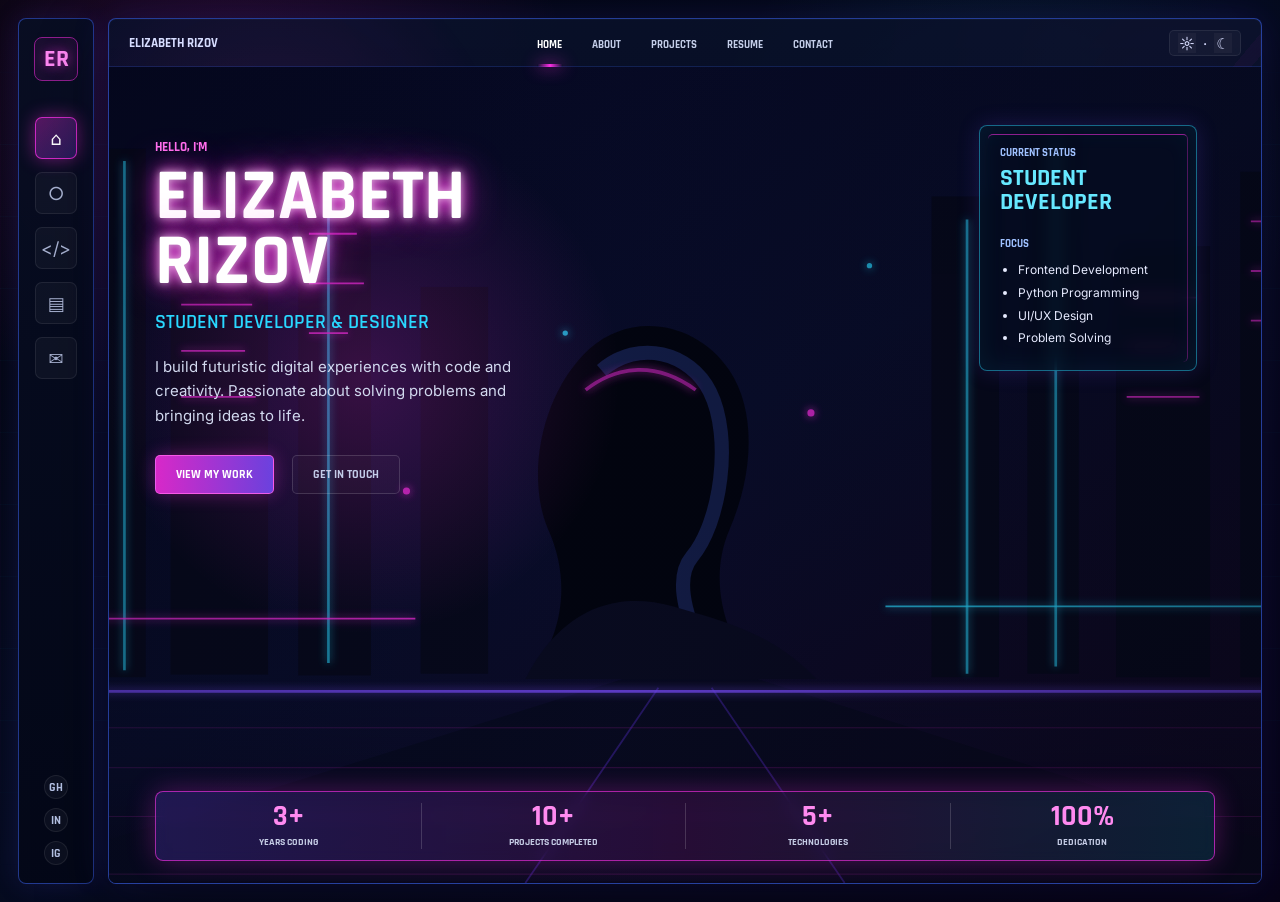
<file: index.html>
<!doctype html>
<html lang="en">
<head>
  <meta charset="utf-8" />
  <meta name="viewport" content="width=device-width, initial-scale=1" />
  <title>Elizabeth Rizov Portfolio</title>
  <link rel="preconnect" href="https://fonts.gstatic.com" crossorigin>
  <link href="https://fonts.googleapis.com/css2?family=Rajdhani:wght@400;500;600;700&family=Inter:wght@300;400;500;600;700&display=swap" rel="stylesheet">
  <link rel="icon" href="favicon.svg" type="image/svg+xml">
  <link rel="stylesheet" href="style.css">
</head>
<body>
  <div class="site-shell home-shell">
    <aside class="side-rail" aria-label="Portfolio shortcuts">
      <a class="mark" href="index.html" aria-label="Elizabeth Rizov home">ER</a>
      <nav class="rail-nav">
        <a class="rail-link active" href="index.html" title="Home">&#8962;</a>
        <a class="rail-link" href="about.html" title="About">&#9675;</a>
        <a class="rail-link" href="projects.html" title="Projects">&lt;/&gt;</a>
        <a class="rail-link" href="resume.html" title="Resume">&#9636;</a>
        <a class="rail-link" href="contact.html" title="Contact">&#9993;</a>
      </nav>
      <div class="rail-socials" aria-label="Social links">
        <a href="#" title="GitHub">gh</a>
        <a href="#" title="LinkedIn">in</a>
        <a href="#" title="Instagram">ig</a>
      </div>
    </aside>

    <div class="page-panel home-panel">
      <header class="topbar">
        <a class="brand" href="index.html">ELIZABETH RIZOV</a>
        <nav class="top-nav" aria-label="Primary">
          <a class="active" href="index.html">Home</a>
          <a href="about.html">About</a>
          <a href="projects.html">Projects</a>
          <a href="resume.html">Resume</a>
          <a href="contact.html">Contact</a>
        </nav>
        <div class="mode-tools" aria-label="Display controls">
          <button type="button" title="Light mode">&#9788;</button>
          <span aria-hidden="true">&#183;</span>
          <button type="button" title="Dark mode">&#9790;</button>
        </div>
      </header>

      <main class="home-hero">
        <div class="hero-copy">
          <p class="eyebrow">HELLO, I'M</p>
          <h1>ELIZABETH<br>RIZOV</h1>
          <p class="hero-subtitle">STUDENT DEVELOPER &amp; DESIGNER</p>
          <p class="hero-text">I build futuristic digital experiences with code and creativity. Passionate about solving problems and bringing ideas to life.</p>
          <div class="hero-actions">
            <a class="btn primary" href="projects.html">View My Work</a>
            <a class="btn ghost" href="contact.html">Get In Touch</a>
          </div>
        </div>

        <aside class="current-status">
          <p>Current Status</p>
          <h2>Student<br>Developer</h2>
          <span>Focus</span>
          <ul>
            <li>Frontend Development</li>
            <li>Python Programming</li>
            <li>UI/UX Design</li>
            <li>Problem Solving</li>
          </ul>
        </aside>

        <section class="hero-stats" aria-label="Portfolio stats">
          <div>
            <strong>3+</strong>
            <span>Years Coding</span>
          </div>
          <div>
            <strong>10+</strong>
            <span>Projects Completed</span>
          </div>
          <div>
            <strong>5+</strong>
            <span>Technologies</span>
          </div>
          <div>
            <strong>100%</strong>
            <span>Dedication</span>
          </div>
        </section>
      </main>
    </div>
  </div>

  <script src="script.js"></script>
</body>
</html>
</file>
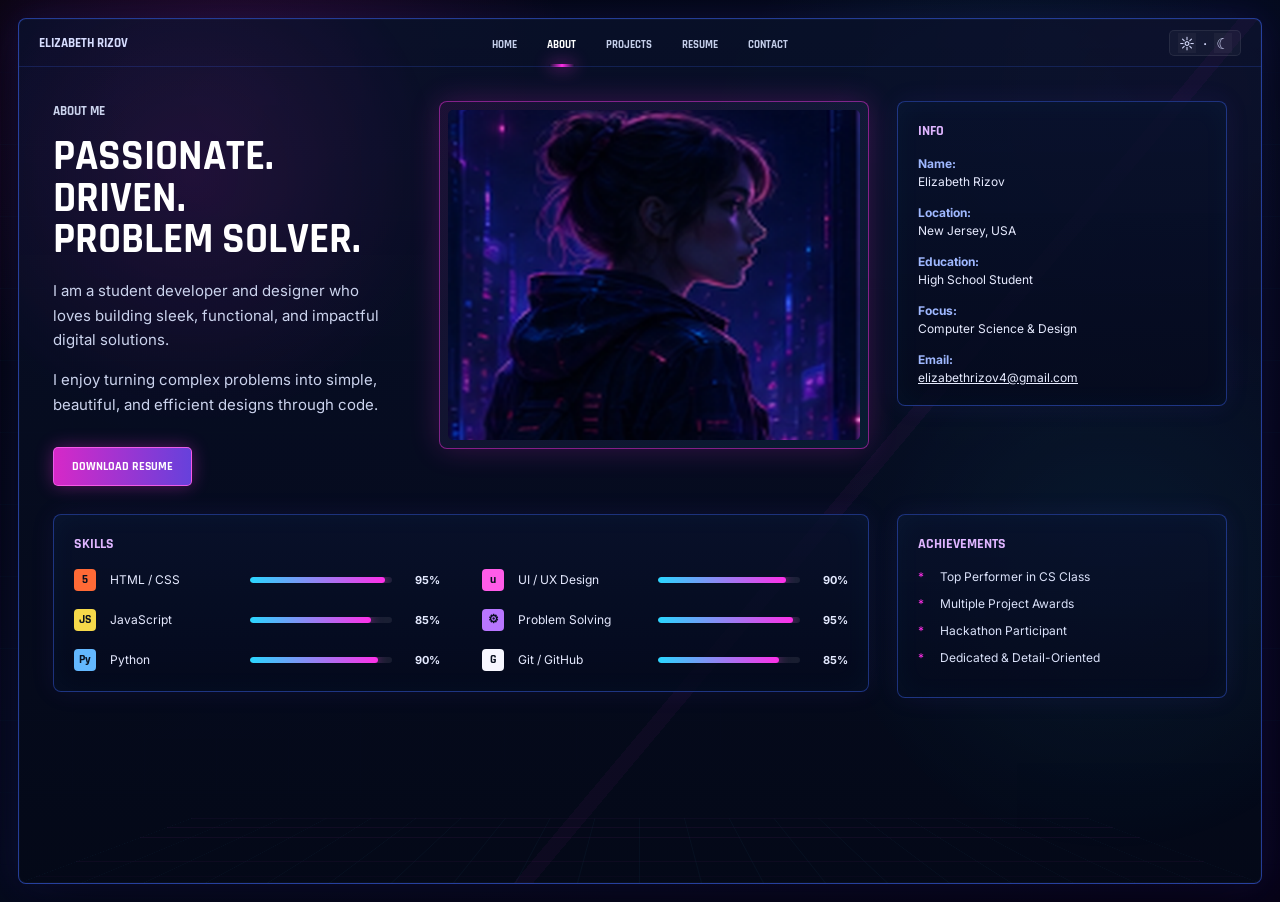
<file: about.html>
<!doctype html>
<html lang="en">
<head>
  <meta charset="utf-8" />
  <meta name="viewport" content="width=device-width, initial-scale=1" />
  <title>About Elizabeth Rizov</title>
  <link rel="preconnect" href="https://fonts.gstatic.com" crossorigin>
  <link href="https://fonts.googleapis.com/css2?family=Rajdhani:wght@400;500;600;700&family=Inter:wght@300;400;500;600;700&display=swap" rel="stylesheet">
  <link rel="icon" href="favicon.svg" type="image/svg+xml">
  <link rel="stylesheet" href="style.css">
</head>
<body>
  <div class="site-shell">
    <div class="page-panel">
      <header class="topbar">
        <a class="brand" href="index.html">ELIZABETH RIZOV</a>
        <nav class="top-nav" aria-label="Primary">
          <a href="index.html">Home</a>
          <a class="active" href="about.html">About</a>
          <a href="projects.html">Projects</a>
          <a href="resume.html">Resume</a>
          <a href="contact.html">Contact</a>
        </nav>
        <div class="mode-tools" aria-label="Display controls">
          <button type="button" title="Light mode">&#9788;</button>
          <span aria-hidden="true">&#183;</span>
          <button type="button" title="Dark mode">&#9790;</button>
        </div>
      </header>

      <main class="content about-layout">
        <section class="about-intro">
          <p class="eyebrow">About Me</p>
          <h1>Passionate. Driven.<br>Problem Solver.</h1>
          <p>I am a student developer and designer who loves building sleek, functional, and impactful digital solutions.</p>
          <p>I enjoy turning complex problems into simple, beautiful, and efficient designs through code.</p>
          <a class="btn primary compact" href="resume.html">Download Resume</a>
        </section>

        <section class="portrait-frame" aria-label="Portrait">
          <img src="imgs/portrait-wireframe.png" alt="Cyberpunk profile portrait of Elizabeth Rizov">
        </section>

        <aside class="info-card">
          <h2>Info</h2>
          <dl>
            <dt>Name:</dt>
            <dd>Elizabeth Rizov</dd>
            <dt>Location:</dt>
            <dd>New Jersey, USA</dd>
            <dt>Education:</dt>
            <dd>High School Student</dd>
            <dt>Focus:</dt>
            <dd>Computer Science &amp; Design</dd>
            <dt>Email:</dt>
            <dd><a href="mailto:elizabethrizov4@gmail.com">elizabethrizov4@gmail.com</a></dd>
          </dl>
        </aside>

        <section class="skills-panel">
          <h2>Skills</h2>
          <div class="skill-grid">
            <div class="skill-row">
              <span class="skill-icon html">5</span>
              <span>HTML / CSS</span>
              <div class="meter"><i style="width:95%"></i></div>
              <b>95%</b>
            </div>
            <div class="skill-row">
              <span class="skill-icon design">u</span>
              <span>UI / UX Design</span>
              <div class="meter"><i style="width:90%"></i></div>
              <b>90%</b>
            </div>
            <div class="skill-row">
              <span class="skill-icon js">JS</span>
              <span>JavaScript</span>
              <div class="meter"><i style="width:85%"></i></div>
              <b>85%</b>
            </div>
            <div class="skill-row">
              <span class="skill-icon solve">&#9881;</span>
              <span>Problem Solving</span>
              <div class="meter"><i style="width:95%"></i></div>
              <b>95%</b>
            </div>
            <div class="skill-row">
              <span class="skill-icon py">Py</span>
              <span>Python</span>
              <div class="meter"><i style="width:90%"></i></div>
              <b>90%</b>
            </div>
            <div class="skill-row">
              <span class="skill-icon git">G</span>
              <span>Git / GitHub</span>
              <div class="meter"><i style="width:85%"></i></div>
              <b>85%</b>
            </div>
          </div>
        </section>

        <aside class="achievement-card">
          <h2>Achievements</h2>
          <ul>
            <li>Top Performer in CS Class</li>
            <li>Multiple Project Awards</li>
            <li>Hackathon Participant</li>
            <li>Dedicated &amp; Detail-Oriented</li>
          </ul>
        </aside>
      </main>
    </div>
  </div>

  <script src="script.js"></script>
</body>
</html>
</file>
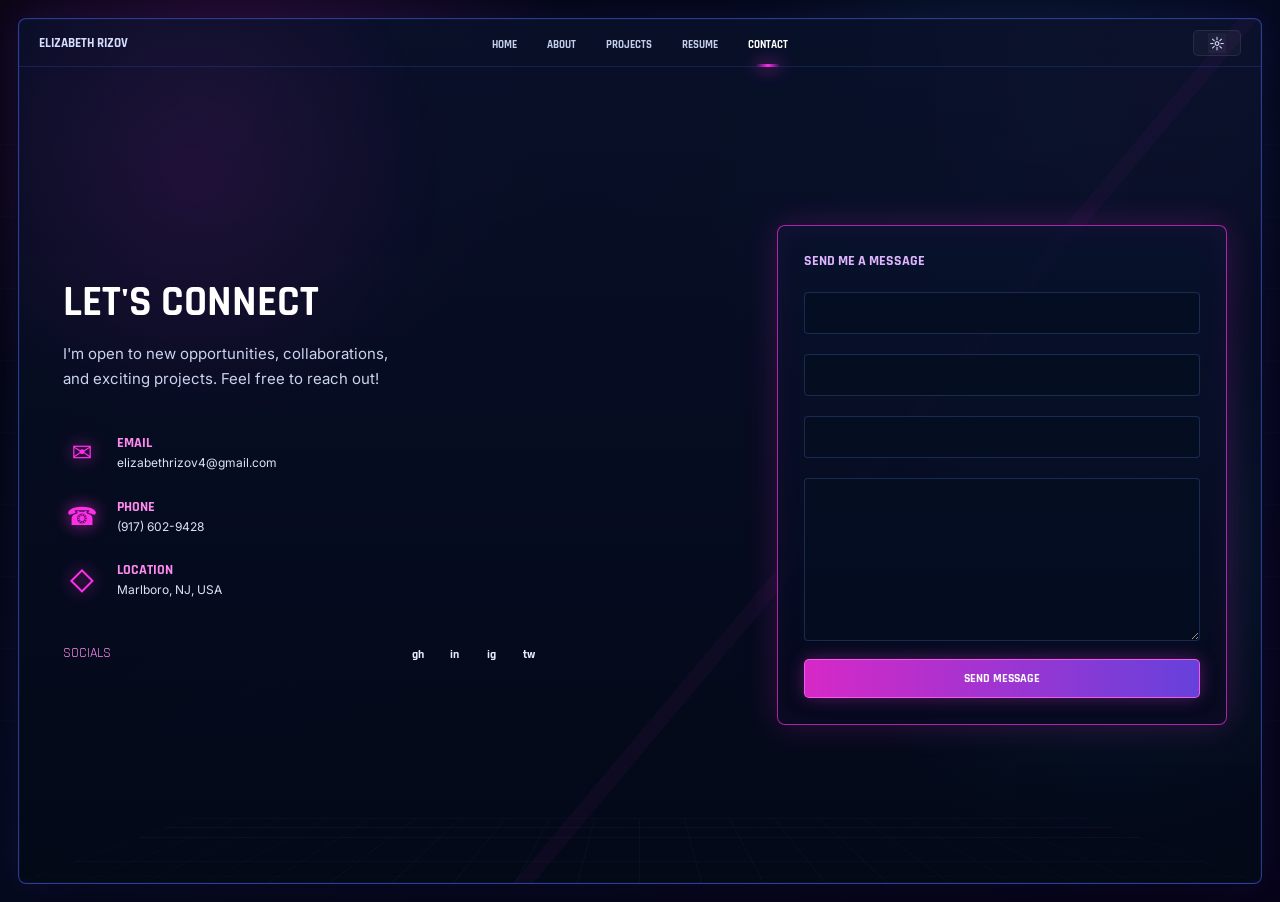
<file: contact.html>
<!doctype html>
<html lang="en">
<head>
  <meta charset="utf-8" />
  <meta name="viewport" content="width=device-width, initial-scale=1" />
  <title>Contact Elizabeth Rizov</title>
  <link rel="preconnect" href="https://fonts.gstatic.com" crossorigin>
  <link href="https://fonts.googleapis.com/css2?family=Rajdhani:wght@400;500;600;700&family=Inter:wght@300;400;500;600;700&display=swap" rel="stylesheet">
  <link rel="icon" href="favicon.svg" type="image/svg+xml">
  <link rel="stylesheet" href="style.css">
</head>
<body>
  <div class="site-shell">
    <div class="page-panel contact-panel">
      <header class="topbar">
        <a class="brand" href="index.html">ELIZABETH RIZOV</a>
        <nav class="top-nav" aria-label="Primary">
          <a href="index.html">Home</a>
          <a href="about.html">About</a>
          <a href="projects.html">Projects</a>
          <a href="resume.html">Resume</a>
          <a class="active" href="contact.html">Contact</a>
        </nav>
        <div class="mode-tools" aria-label="Display controls">
          <button type="button" title="Light mode">&#9788;</button>
        </div>
      </header>

      <main class="content contact-layout">
        <section class="contact-copy">
          <h1>Let's Connect</h1>
          <p>I'm open to new opportunities, collaborations, and exciting projects. Feel free to reach out!</p>

          <div class="contact-list">
            <div>
              <span>&#9993;</span>
              <strong>Email</strong>
              <a href="mailto:elizabethrizov4@gmail.com">elizabethrizov4@gmail.com</a>
            </div>
            <div>
              <span>&#9742;</span>
              <strong>Phone</strong>
              <a href="tel:+19176029428">(917) 602-9428</a>
            </div>
            <div>
              <span>&#9671;</span>
              <strong>Location</strong>
              <p>Marlboro, NJ, USA</p>
            </div>
          </div>

          <div class="social-row">
            <p>Socials</p>
            <a href="#">gh</a>
            <a href="#">in</a>
            <a href="#">ig</a>
            <a href="#">tw</a>
          </div>
        </section>

        <aside class="message-card">
          <h2>Send Me a Message</h2>
          <form id="contact-form">
            <label>
              <span>Your Name</span>
              <input name="name" type="text" autocomplete="name" required>
            </label>
            <label>
              <span>Your Email</span>
              <input name="email" type="email" autocomplete="email" required>
            </label>
            <label>
              <span>Subject</span>
              <input name="subject" type="text" required>
            </label>
            <label>
              <span>Your Message</span>
              <textarea name="message" rows="7" required></textarea>
            </label>
            <button class="btn primary" type="submit">Send Message</button>
          </form>
        </aside>
      </main>
    </div>
  </div>

  <script src="script.js"></script>
</body>
</html>
</file>
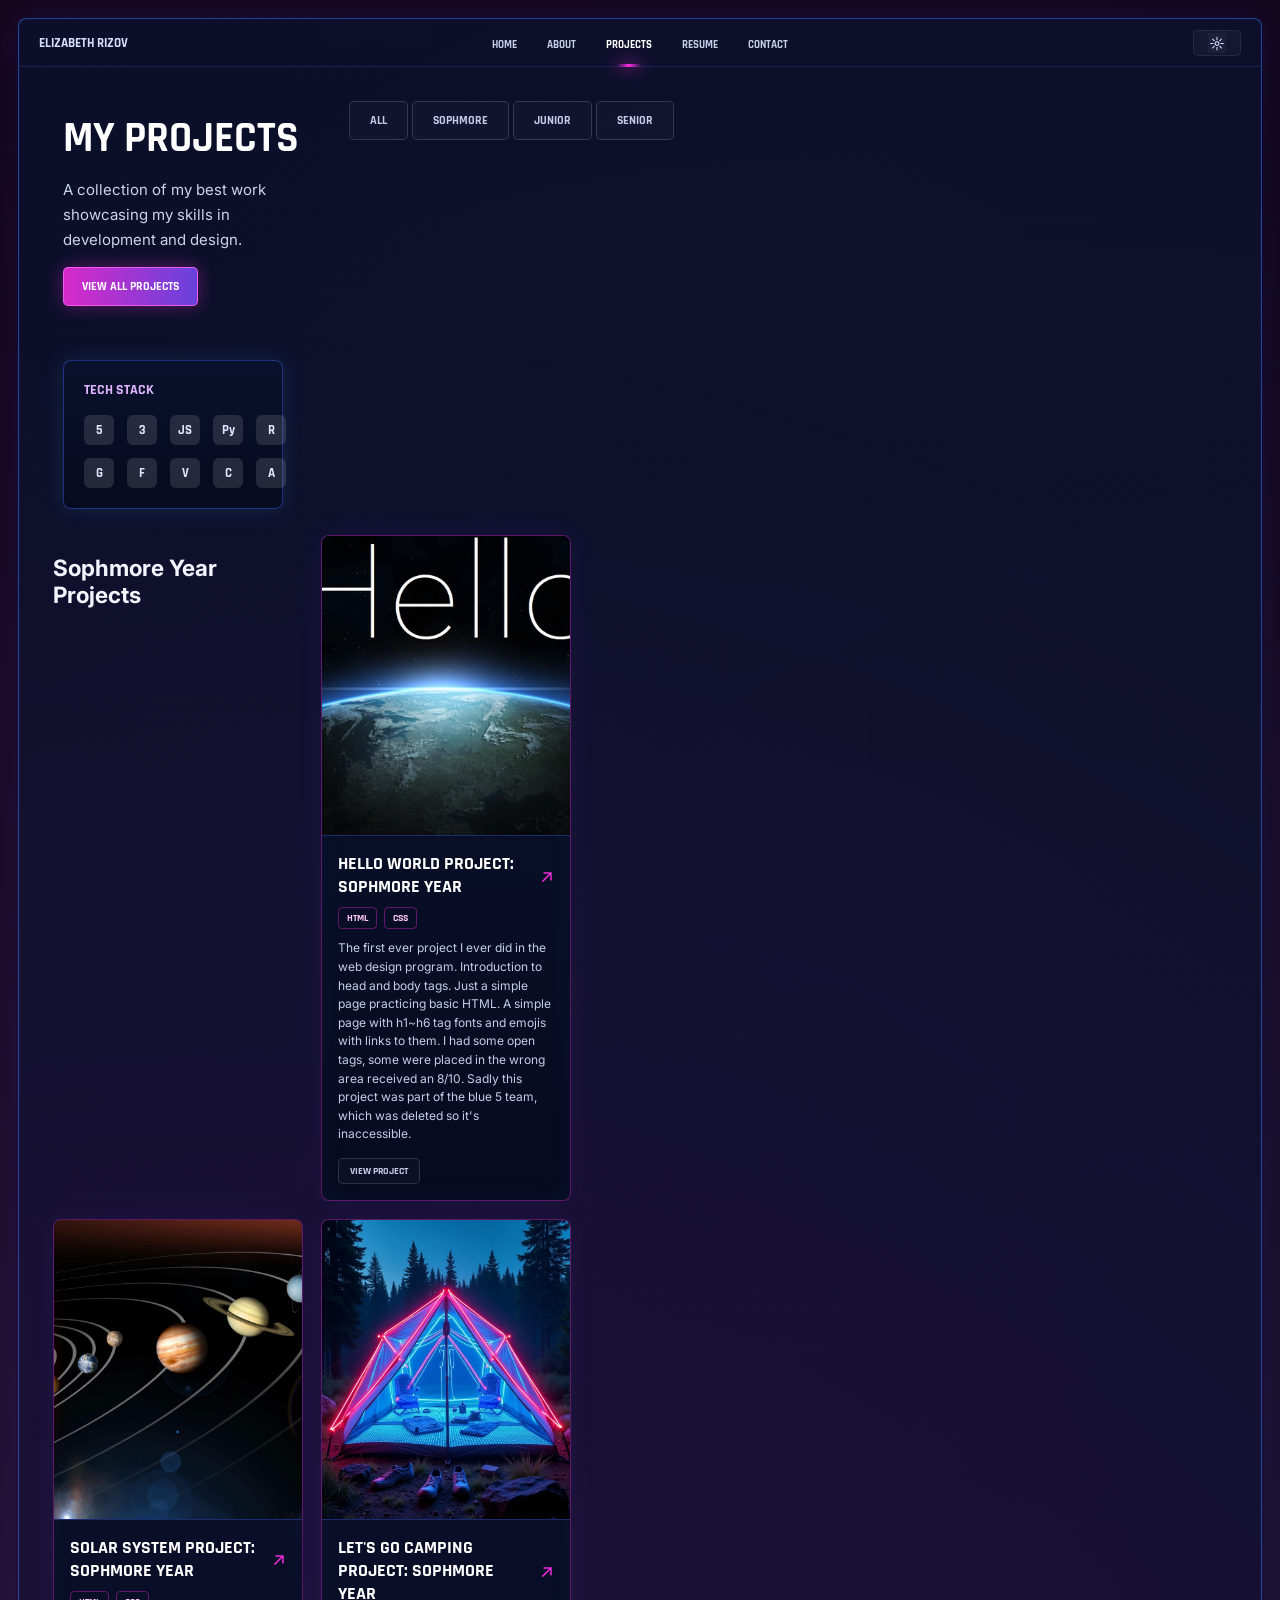
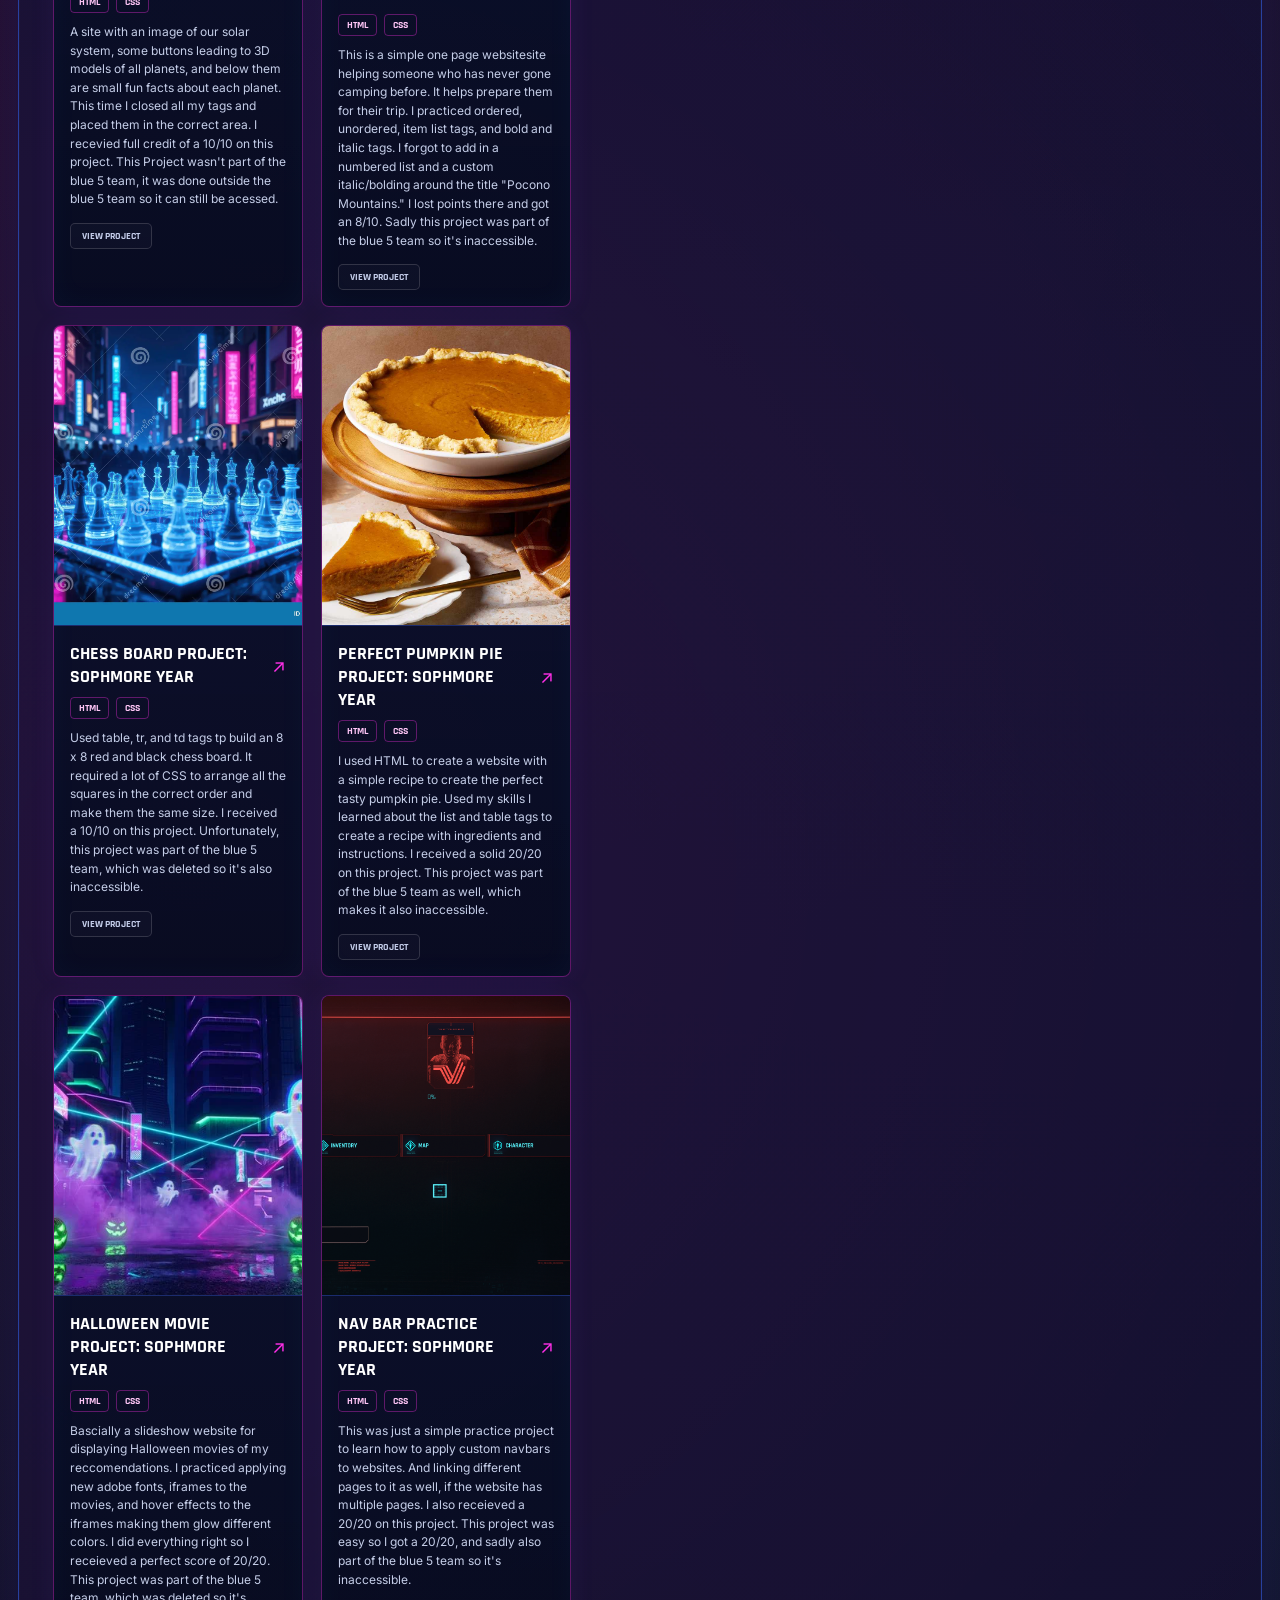
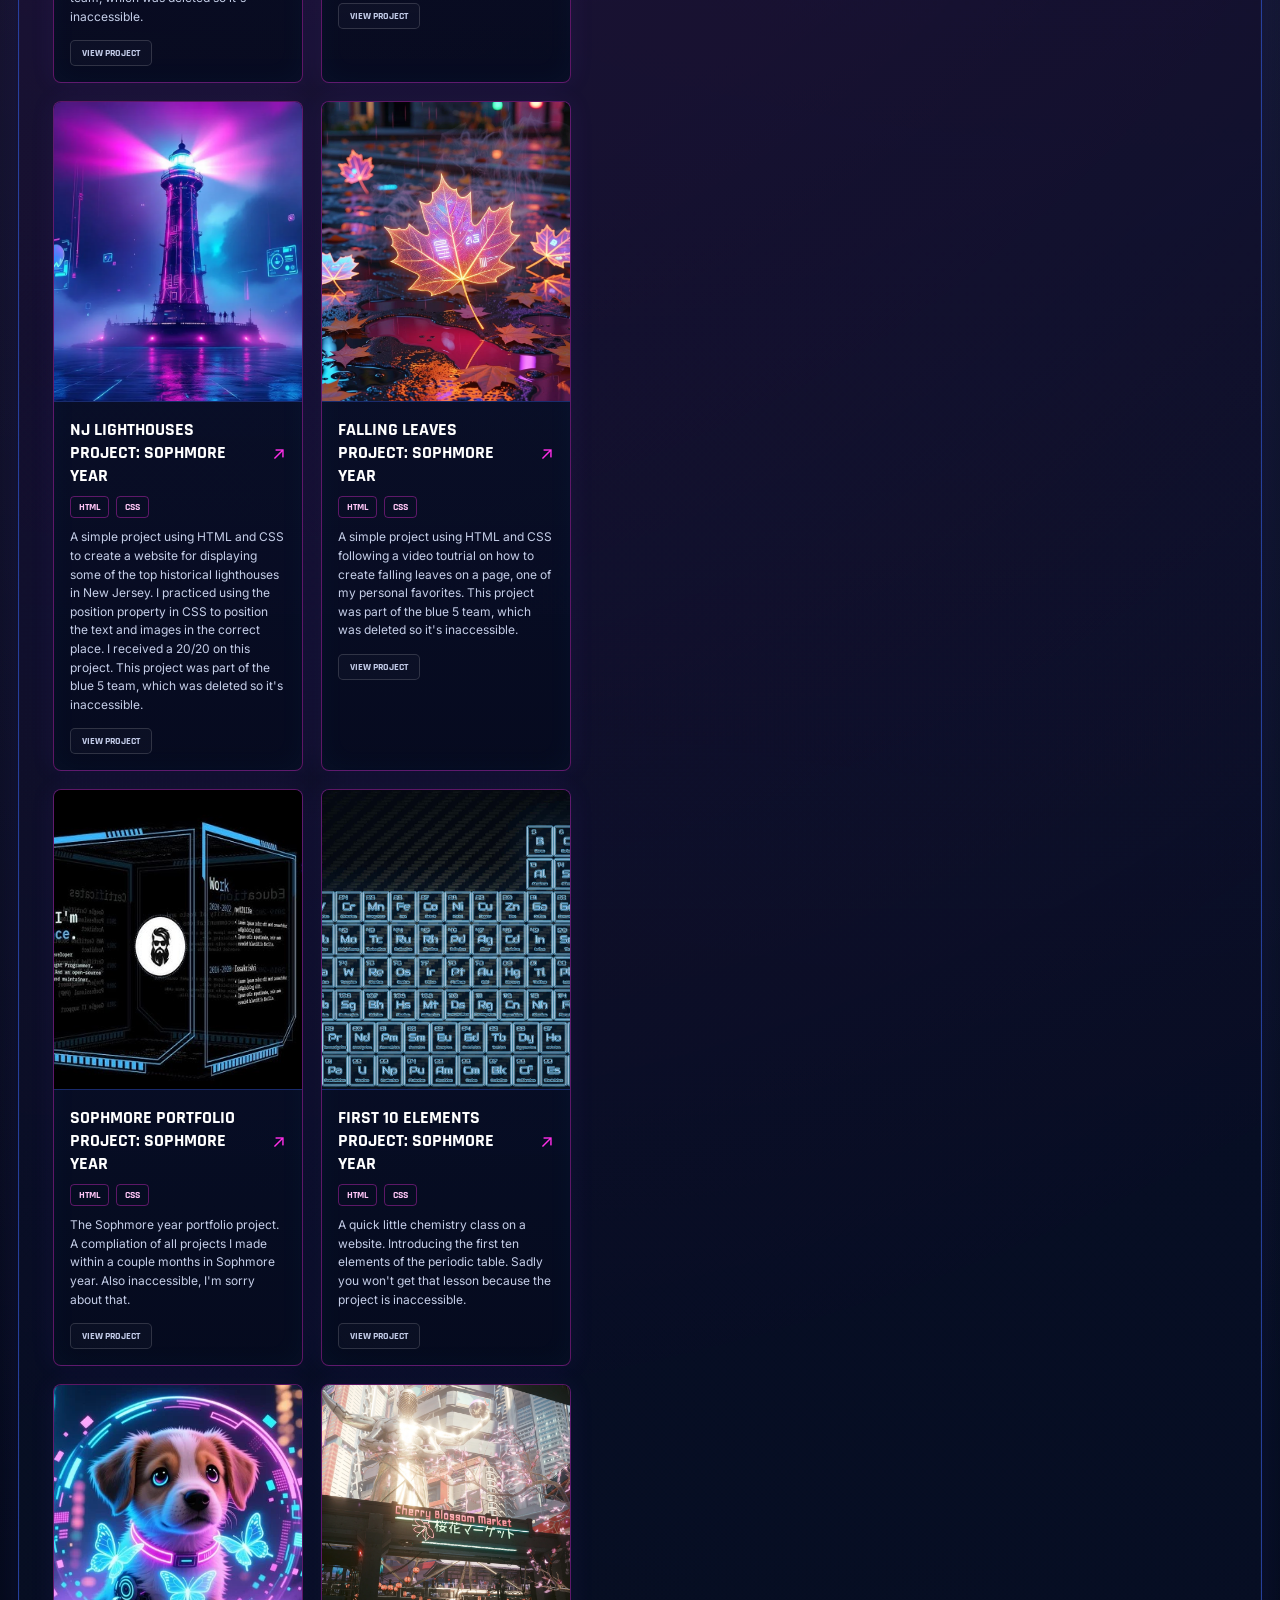
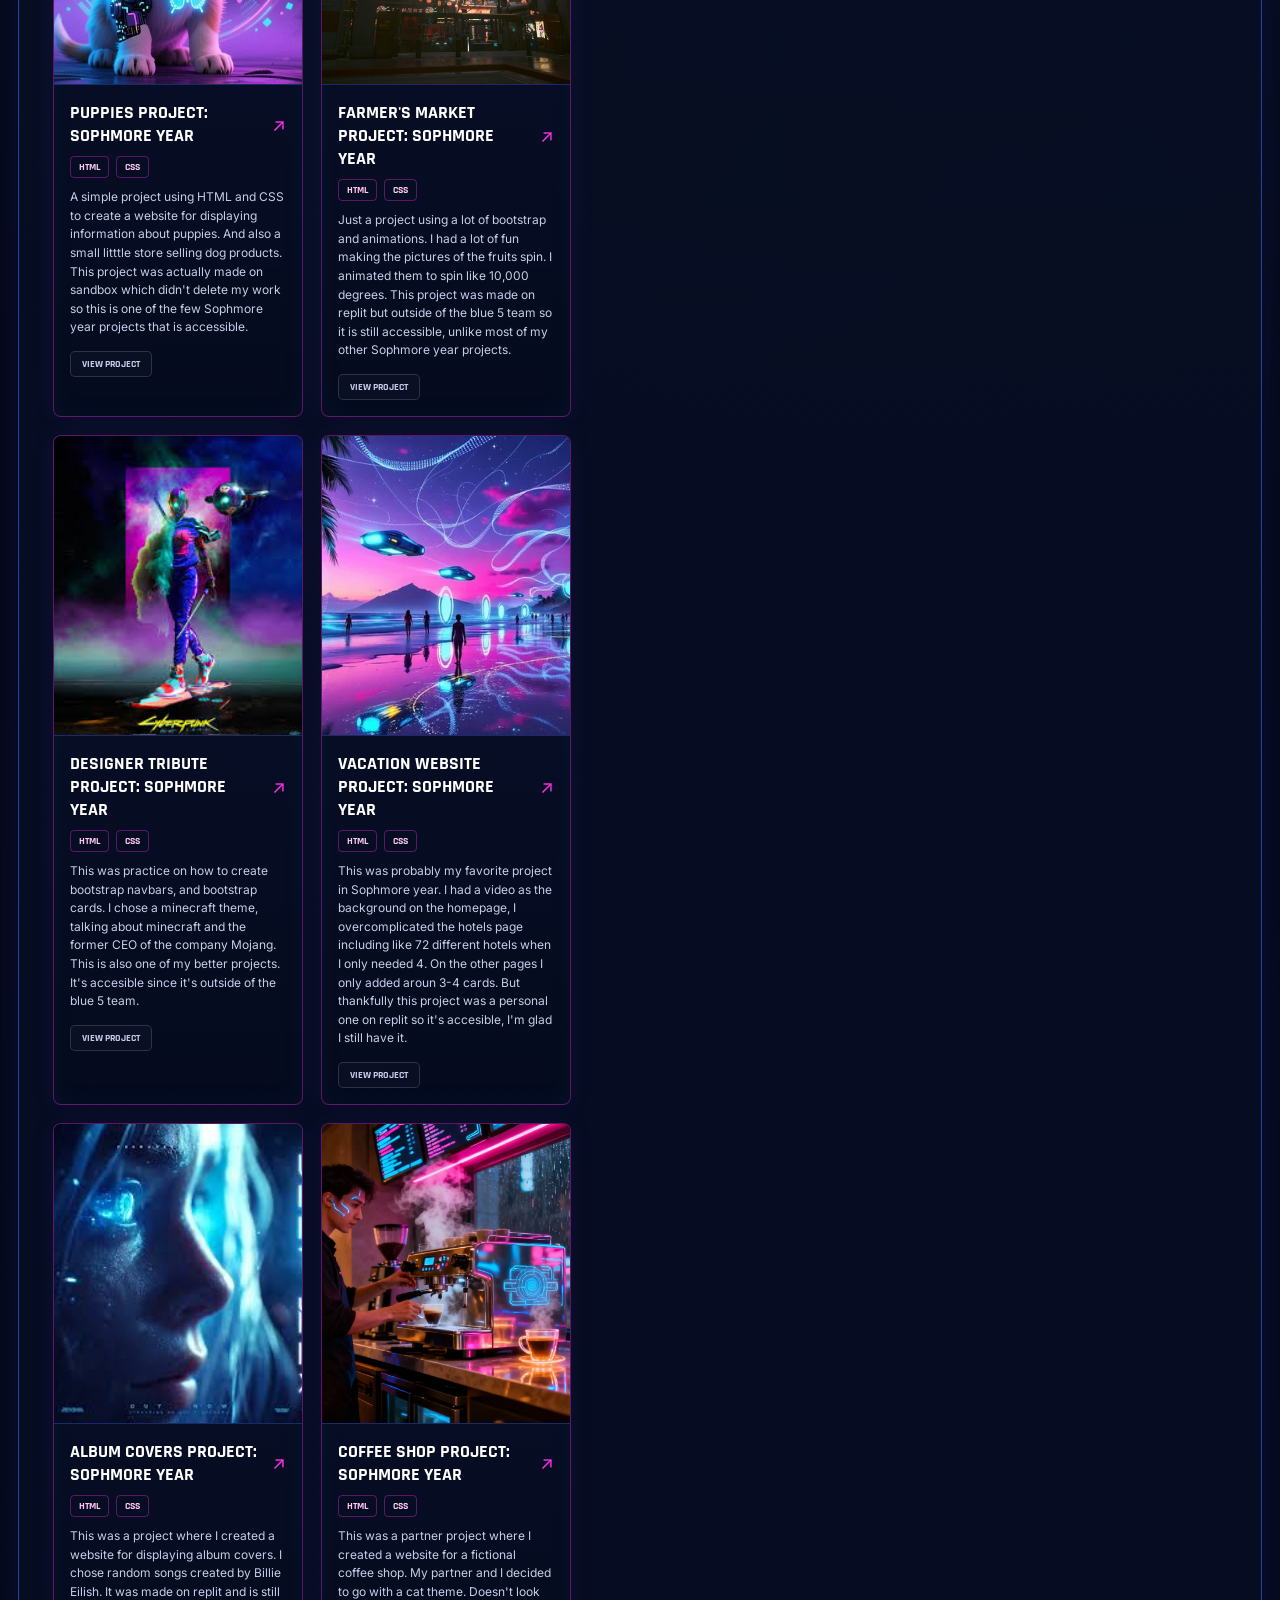
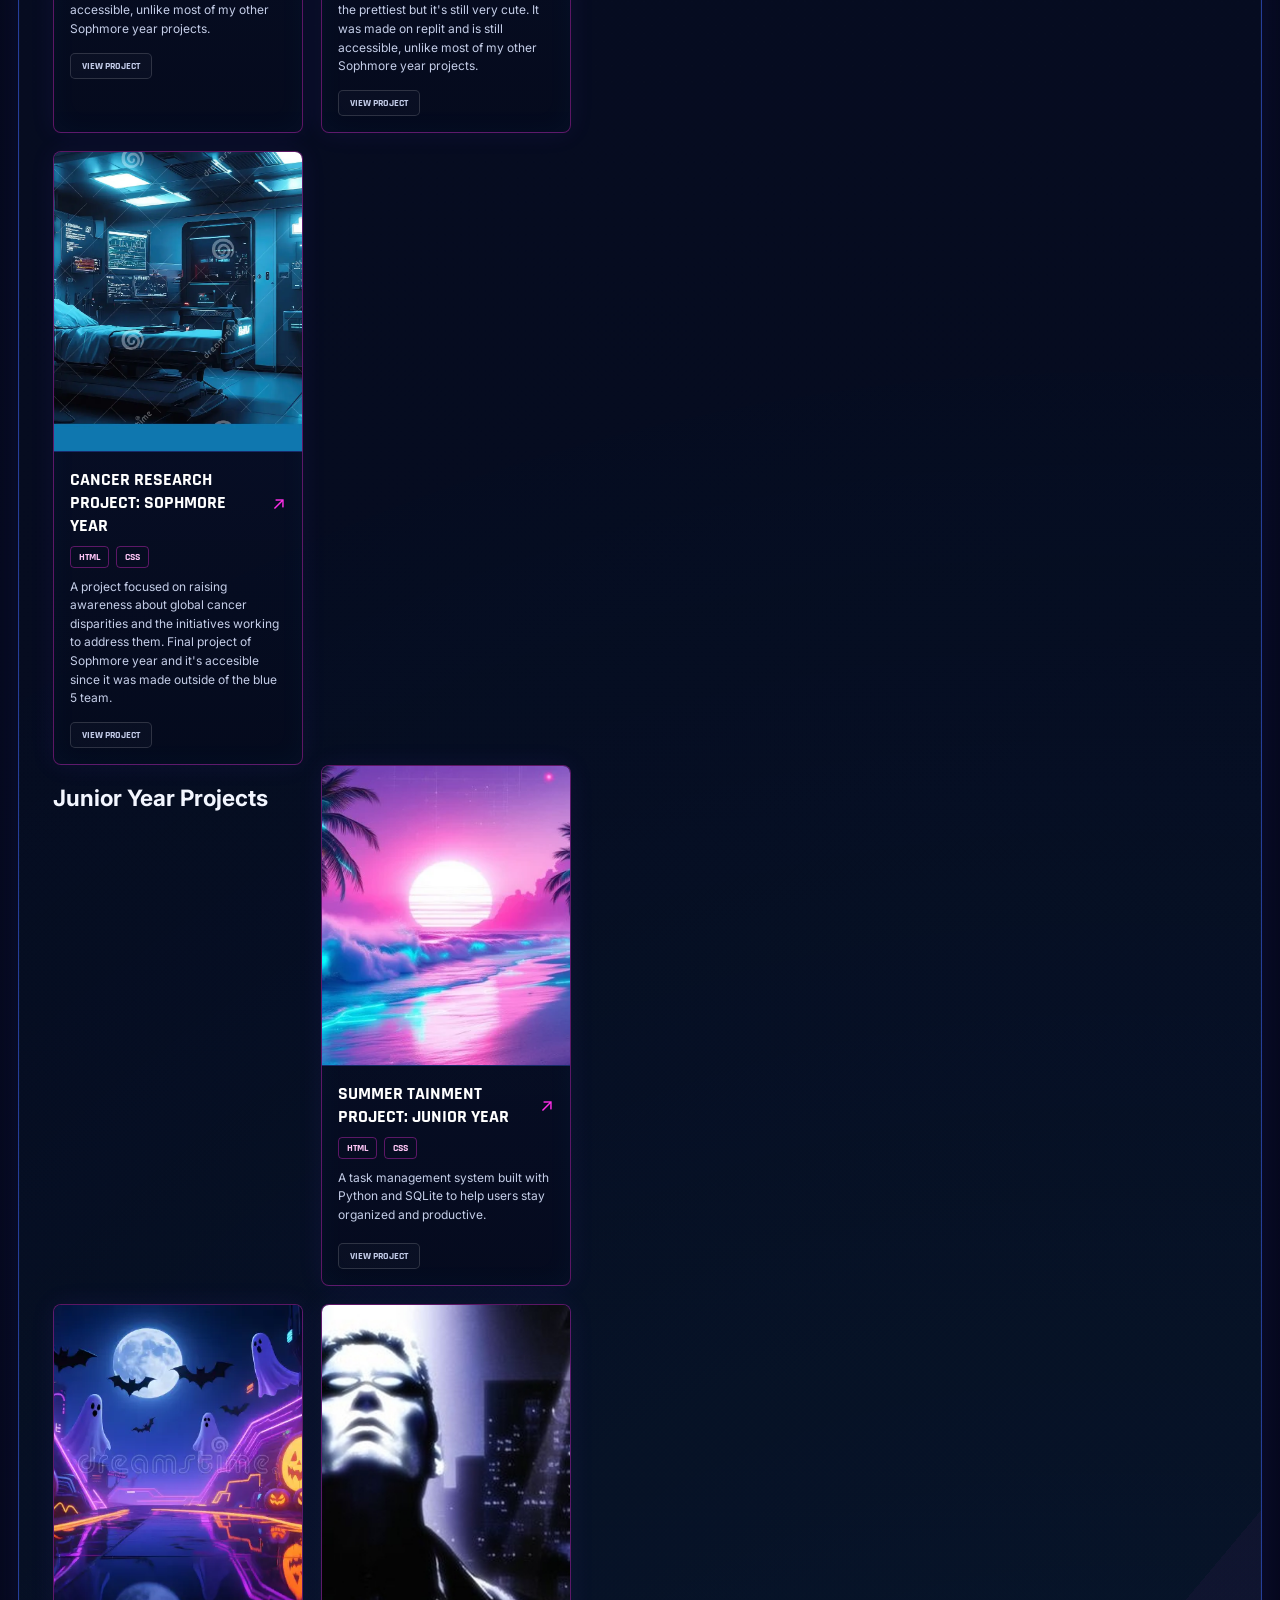
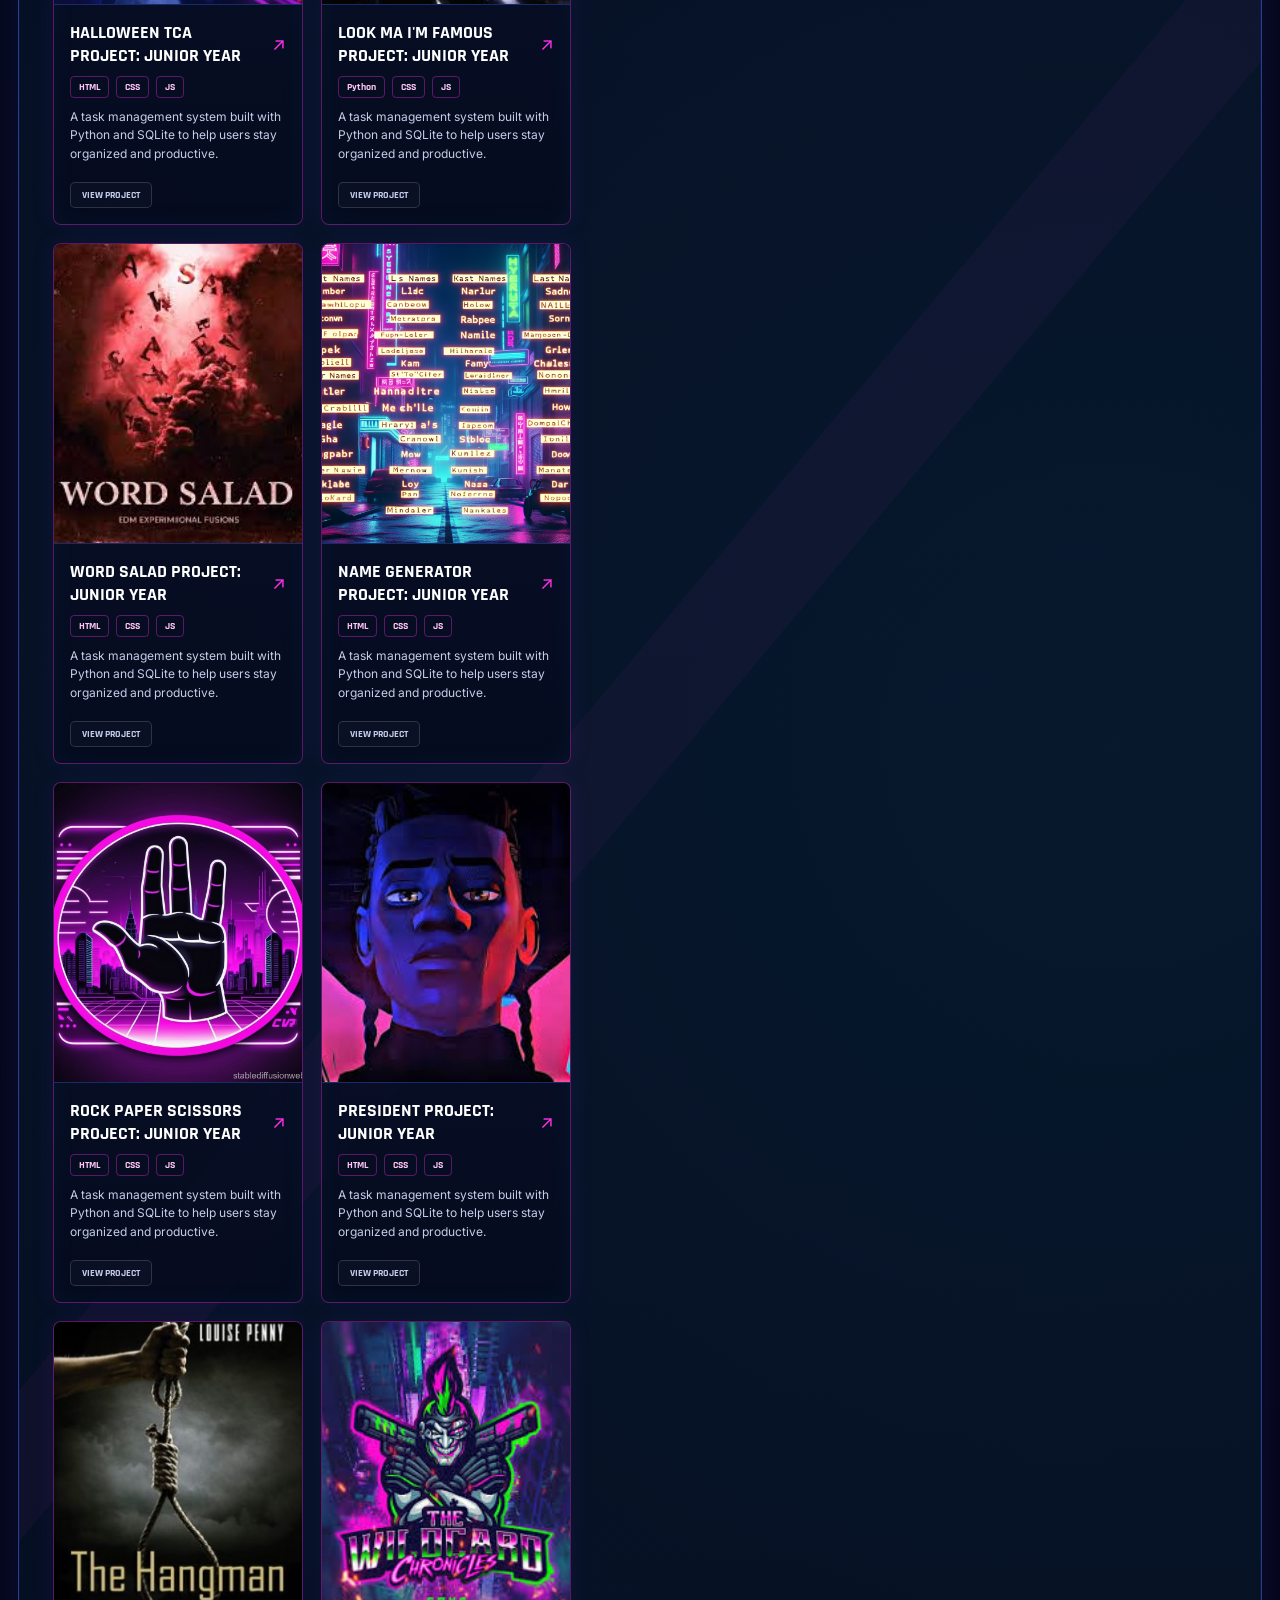
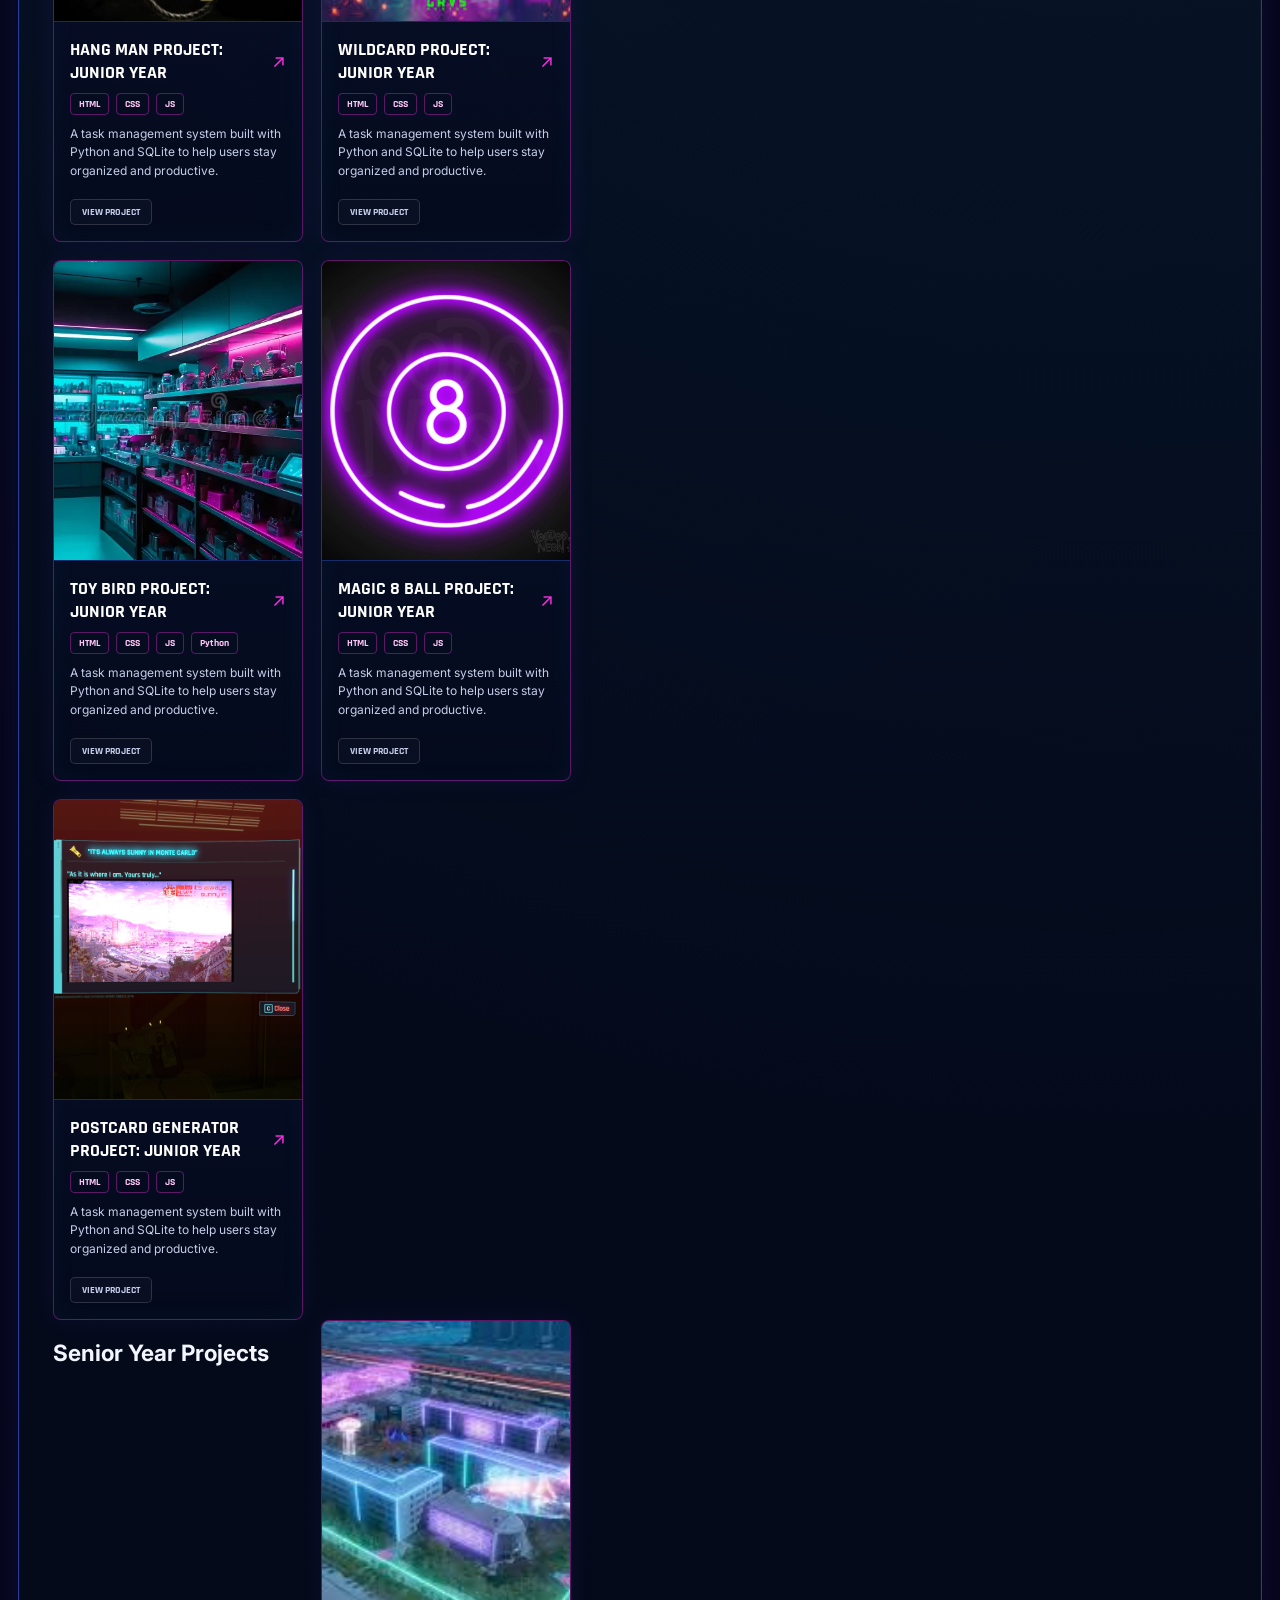
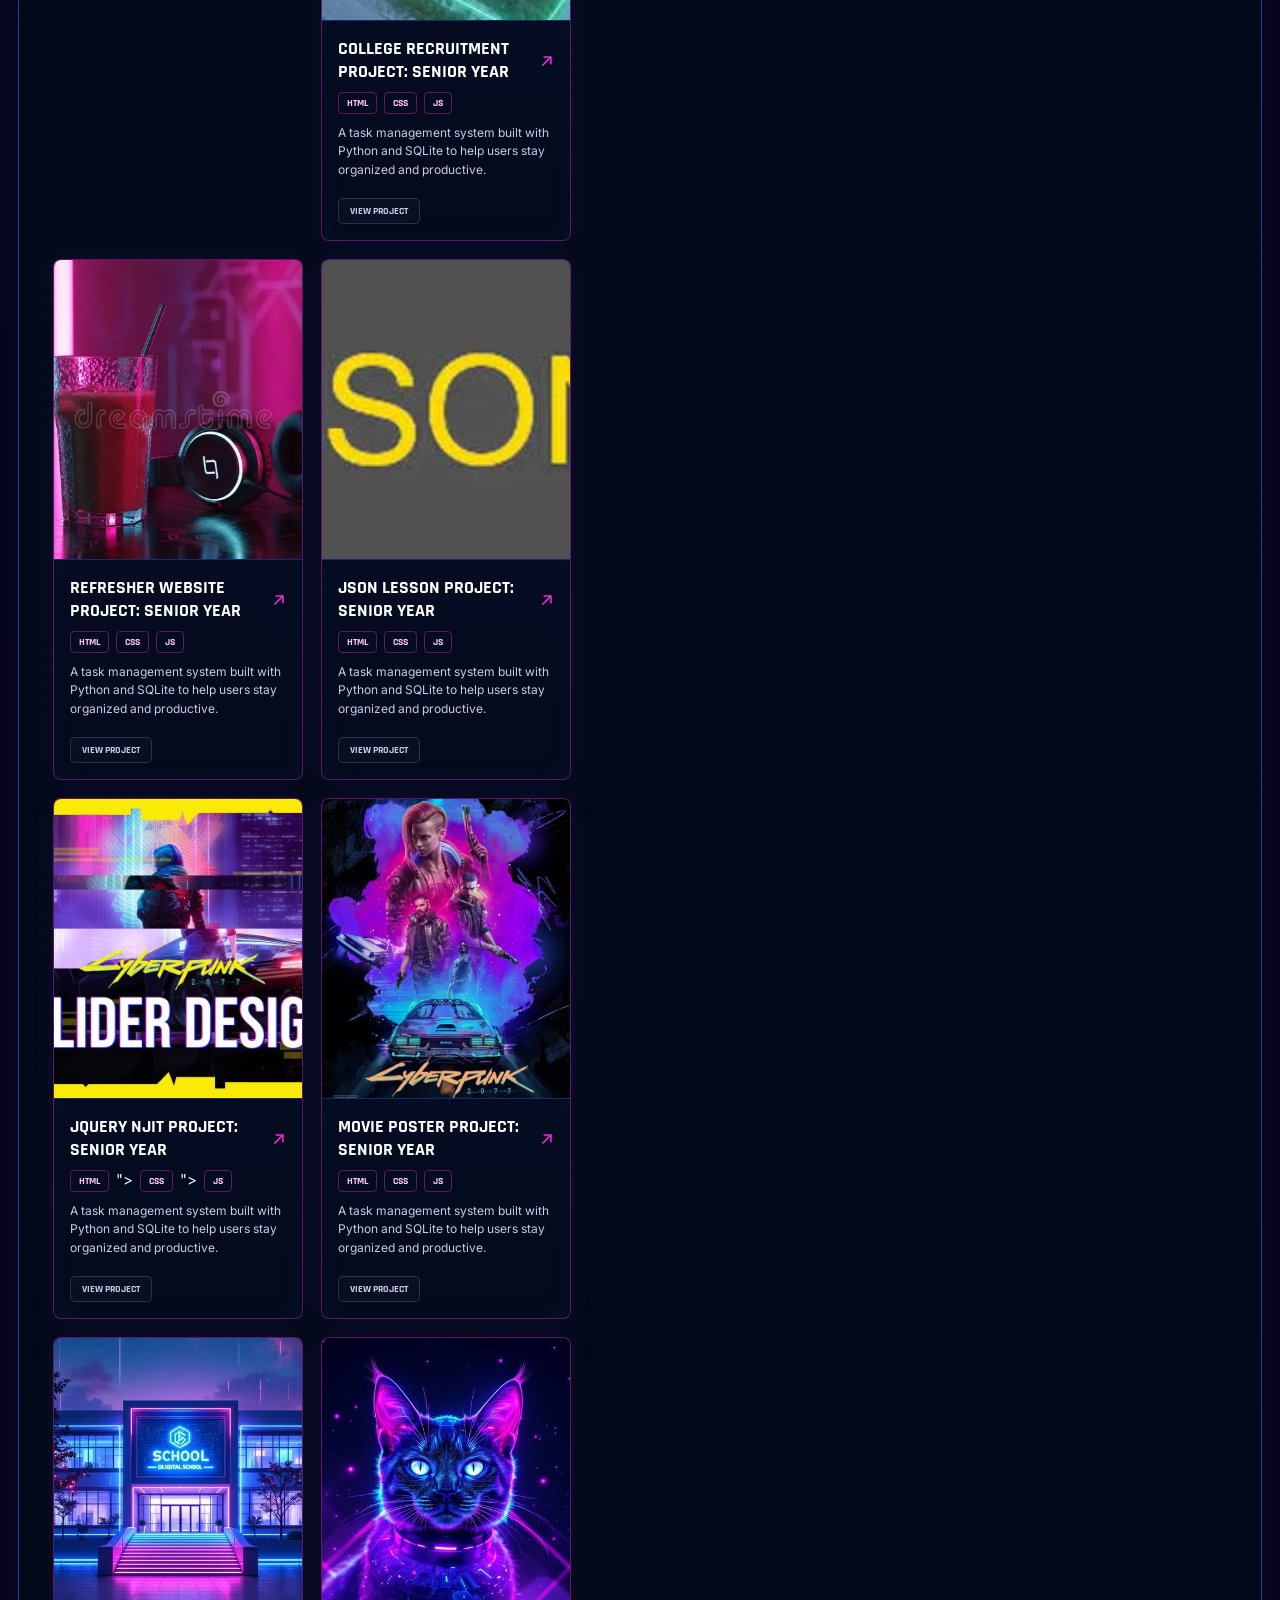
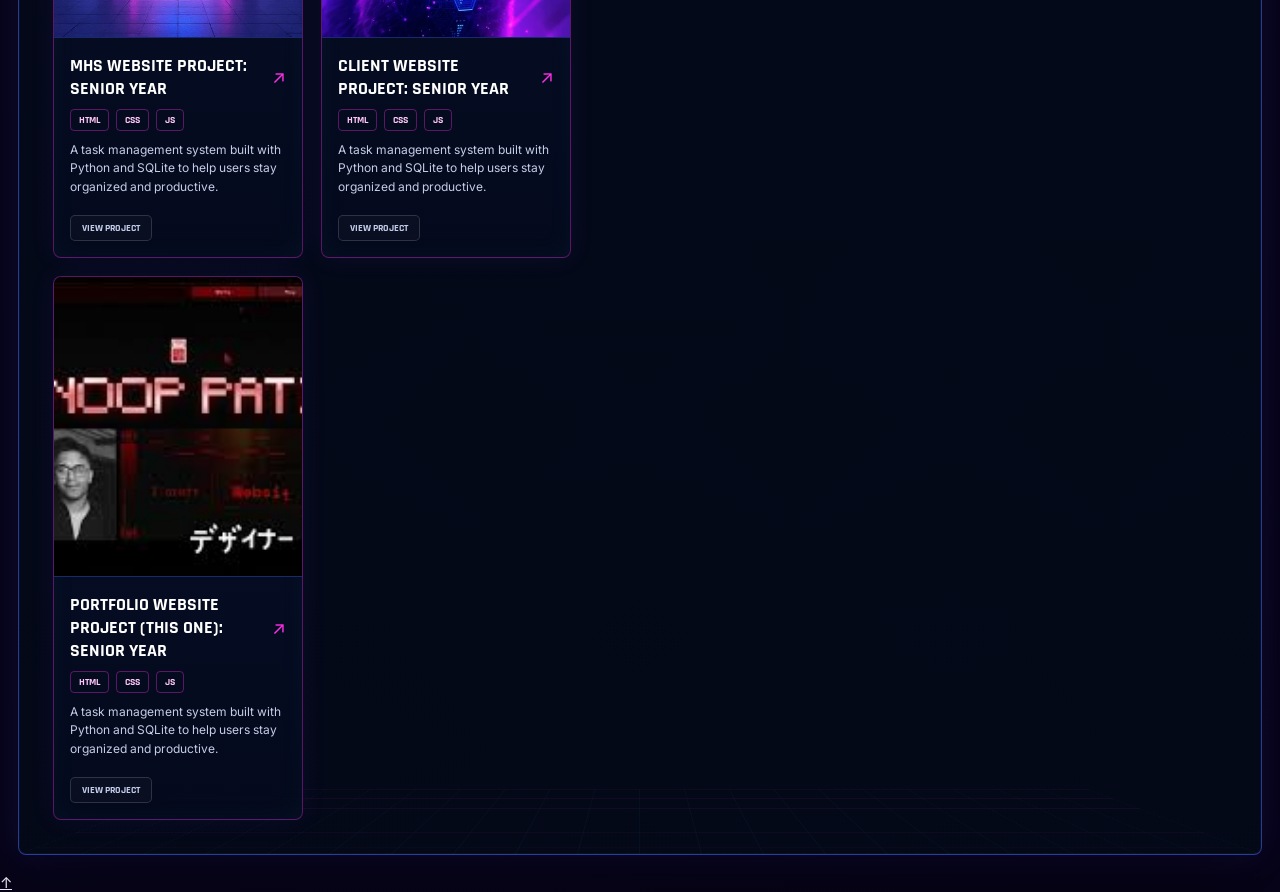
<file: projects.html>
<!doctype html>
<html lang="en">
<head>
  <meta charset="utf-8" />
  <meta name="viewport" content="width=device-width, initial-scale=1" />
  <title>Projects by Elizabeth Rizov</title>
  <link rel="preconnect" href="https://fonts.gstatic.com" crossorigin>
  <link href="https://fonts.googleapis.com/css2?family=Rajdhani:wght@400;500;600;700&family=Inter:wght@300;400;500;600;700&display=swap" rel="stylesheet">
  <link rel="icon" href="favicon.svg" type="image/svg+xml">
  <link rel="stylesheet" href="style.css">
</head>
<body>
  <a id="top"></a>
  <div class="site-shell">
    <div class="page-panel project-panel">
      <header class="topbar">
        <a class="brand" href="index.html">ELIZABETH RIZOV</a>
        <nav class="top-nav" aria-label="Primary">
          <a href="index.html">Home</a>
          <a href="about.html">About</a>
          <a class="active" href="projects.html">Projects</a>
          <a href="resume.html">Resume</a>
          <a href="contact.html">Contact</a>
        </nav>
        <div class="mode-tools" aria-label="Display controls">
          <button type="button" title="Light mode">&#9788;</button>
        </div>
      </header>

      <main class="content projects-layout">
        <aside class="project-intro">
          <h1>My Projects</h1>
          <p>A collection of my best work showcasing my skills in development and design.</p>
          <a class="btn primary compact" href="#project-grid">View All Projects</a>

          <section class="tech-stack" aria-label="Tech stack">
            <h2>Tech Stack</h2>
            <div class="tech-icons">
              <span class="html">5</span>
              <span class="css">3</span>
              <span class="js">JS</span>
              <span class="py">Py</span>
              <span>R</span>
              <span>G</span>
              <span>F</span>
              <span>V</span>
              <span>C</span>
              <span>A</span>
            </div>
          </section>
        </aside>

        <div class="filters-wrap">
          <div class="filters" aria-label="Filter projects">
            <button class="filter btn ghost active" data-filter="all">All</button>
            <button class="filter btn ghost" data-filter="sophmore">Sophmore</button>
            <button class="filter btn ghost" data-filter="junior">Junior</button>
            <button class="filter btn ghost" data-filter="senior">Senior</button>
          </div>
        </div>

        <section id="project-grid">

          <section class="project-grid year-section" id="sophmore-projects">
            <h2>Sophmore Year Projects</h2>
          
          <article class="project-card" data-type="web">
            <img src="imgs/hello.webp" alt="AI study helper preview">
            <div class="project-card-body">
              <div class="card-title-row">
                <h2>Hello World Project: Sophmore Year</h2>
                <a href="https://replit.com/@honors-web-design-blue5-2026/Hello-World-ElizabethRizov?didMigrateToNix=1#index.html" aria-label="Open AI Study Helper">&#8599;</a>
              </div>
              <div class="tag-row"><span>HTML</span><span>CSS</span></div>
              <p>The first ever project I ever did in the web design program. Introduction to head and body tags.
                Just a simple page practicing basic HTML. A simple page with h1~h6 tag fonts and emojis
                with links to them. I had some open tags, some were placed in the wrong area received an 8/10. Sadly this project was part of 
                the blue 5 team, which was deleted so it's inaccessible.
              </p>
              <a class="btn ghost tiny" href="https://replit.com/@honors-web-design-blue5-2026/Hello-World-ElizabethRizov?didMigrateToNix=1#index.html">View Project</a>
            </div>
          </article>

          <article class="project-card" data-type="web">
            <img src="imgs/Planets.jpg" alt="Weather dashboard preview">
            <div class="project-card-body">
              <div class="card-title-row">
                <h2>Solar System Project: Sophmore Year</h2>
                <a href="https://replit.com/@ElizabethRizov/Solar-System-project2" aria-label="Open Weather Dashboard">&#8599;</a>
              </div>
              <div class="tag-row"><span>HTML</span><span>CSS</span></div>
              <p>A site with an image of our solar system, some buttons leading to 3D models of all planets, and below them are small fun facts about each
                planet. This time I closed all my tags and placed them in the correct area. I recevied full credit of a 10/10 on this project. This Project 
                wasn't part of the blue 5 team, it was done outside the blue 5 team so it can still be acessed. 
              </p>
              <a class="btn ghost tiny" href="https://replit.com/@ElizabethRizov/Solar-System-project2">View Project</a>
            </div>
          </article>

          <article class="project-card" data-type="ui">
            <img src="imgs/camping.webp" alt="Portfolio website preview">
            <div class="project-card-body">
              <div class="card-title-row">
                <h2>Let's Go Camping Project: Sophmore Year</h2>
                <a href="https://replit.com/@honors-web-design-blue5-2026/Lets-go-camping-with-me#index.html" aria-label="Open Portfolio Website">&#8599;</a>
              </div>
              <div class="tag-row"><span>HTML</span><span>CSS</span></div>
              <p>This is a simple one page websitesite helping someone who has
                never gone camping before. It helps prepare them for their trip.
              I practiced ordered, unordered, item list tags, and bold and italic
            tags. I forgot to add in a numbered list and a custom italic/bolding
          around the title "Pocono Mountains." I lost points there and got an 8/10. 
        Sadly this project was part of the blue 5 team so it's inaccessible.</p>
              <a class="btn ghost tiny" href="https://replit.com/@honors-web-design-blue5-2026/Lets-go-camping-with-me#index.html">View Project</a>
            </div>
          </article>

          <article class="project-card" data-type="web">
            <img src="imgs/chess.webp" alt="Task manager preview">
            <div class="project-card-body">
              <div class="card-title-row">
                <h2>Chess Board Project: Sophmore Year</h2>
                <a href="https://replit.com/@honors-web-design-blue5-2026/Chess-Nerds-Project-Submited" aria-label="Open Task Manager">&#8599;</a>
              </div>
              <div class="tag-row"><span>HTML</span><span>CSS</span></div>
              <p>Used table, tr, and td tags tp build an 8 x 8 red 
                and black chess board. It required a lot of CSS to 
                arrange all the squares in the correct order and make them the same size. I received a 10/10 on this project. Unfortunately, this project was part of the blue 5 team, which was deleted so it's also inaccessible.
              </p>
              <a class="btn ghost tiny" href="https://replit.com/@honors-web-design-blue5-2026/Chess-Nerds-Project-Submited">View Project</a>
            </div>
          </article>

          <article class="project-card" data-type="web">
            <img src="imgs/pie.jpeg" alt="Task manager preview">
            <div class="project-card-body">
              <div class="card-title-row">
                <h2>Perfect Pumpkin Pie Project: Sophmore Year</h2>
                <a href="https://replit.com/@honors-web-design-blue5-2026/Elizabeths-Pumpikin-Pie-Recipe" aria-label="Open Task Manager">&#8599;</a>
              </div>
              <div class="tag-row"><span>HTML</span><span>CSS</span></div>
              <p>I used HTML to create a website with a simple 
                recipe to create the perfect tasty pumpkin pie. Used my skills I learned about the list and table tags to create a recipe with ingredients and instructions. I received a solid 20/20 on this project. This project was part of the blue 5 team as well, which makes it also inaccessible.
              </p>
              <a class="btn ghost tiny" href="https://replit.com/@honors-web-design-blue5-2026/Elizabeths-Pumpikin-Pie-Recipe">View Project</a>
            </div>
          </article>

          <article class="project-card" data-type="web">
            <img src="imgs/halloween.webp" alt="Task manager preview">
            <div class="project-card-body">
              <div class="card-title-row">
                <h2>Halloween Movie Project: Sophmore Year</h2>
                <a href="#" aria-label="Open Task Manager">&#8599;</a>
              </div>
              <div class="tag-row"><span>HTML</span><span>CSS</span></div>
              <p>Bascially a slideshow website for displaying Halloween movies of my reccomendations.
                I practiced applying new adobe fonts, iframes to the movies, and hover effects to the 
                iframes making them glow different colors. I did everything right so I receieved a perfect score
                of 20/20. This project was part of the blue 5 team, which was deleted so it's inaccessible.
              </p>
              <a class="btn ghost tiny" href="https://replit.com/@honors-web-design-blue5-2026/Halloween-ElizabethRizov?didMigrateToNix=1#style.css">View Project</a>
            </div>
          </article>

          <article class="project-card" data-type="web">
            <img src="imgs/navbar.webp" alt="Task manager preview">
            <div class="project-card-body">
              <div class="card-title-row">
                <h2>Nav Bar Practice Project: Sophmore Year</h2>
                <a href="#" aria-label="Open Task Manager">&#8599;</a>
              </div>
              <div class="tag-row"><span>HTML</span><span>CSS</span></div>
              <p>This was just a simple practice project to learn how to apply custom navbars to websites.
                And linking different pages to it as well, if the website has multiple pages. I also receieved a 20/20 on this project. 
                This project was easy so I got a 20/20, and sadly also part of the blue 5 team so it's inaccessible.
              </p>
              <a class="btn ghost tiny" href="https://replit.com/@honors-web-design-blue5-2026/Extremely-Silly-Group-Replit">View Project</a>
            </div>
          </article>

          <article class="project-card" data-type="web">
            <img src="imgs/lighthouse.webp" alt="Task manager preview">
            <div class="project-card-body">
              <div class="card-title-row">
                <h2>NJ LightHouses Project: Sophmore Year</h2>
                <a href="#" aria-label="Open Task Manager">&#8599;</a>
              </div>
              <div class="tag-row"><span>HTML</span><span>CSS</span></div>
              <p>A simple project using HTML and CSS to create a website for displaying some of 
                the top historical lighthouses in New Jersey. I practiced using the position property in CSS to position the text and images in the correct place. I received a 20/20 on this project. This project was part of the blue 5 team, which was deleted so it's inaccessible.
              </p>
              <a class="btn ghost tiny" href="https://replit.com/@honors-web-design-blue5-2026/NJLighthouses-ElizabethRizov">View Project</a>
            </div>
          </article>

          <article class="project-card" data-type="web">
            <img src="imgs/leaves.webp" alt="Task manager preview">
            <div class="project-card-body">
              <div class="card-title-row">
                <h2>Falling Leaves Project: Sophmore Year</h2>
                <a href="#" aria-label="Open Task Manager">&#8599;</a>
              </div>
              <div class="tag-row"><span>HTML</span><span>CSS</span></div>
              <p>A simple project using HTML and CSS following a video toutrial on how to create falling leaves on a page, one of my personal favorites. This project was part of the blue 5 team, which was deleted so it's inaccessible.
              </p>
              <a class="btn ghost tiny" href="https://replit.com/@honors-web-design-blue5-2026/Falling-Leaves-Project">View Project</a>
            </div>
          </article>

          <article class="project-card" data-type="web">
            <img src="imgs/portfolio.jpg" alt="Task manager preview">
            <div class="project-card-body">
              <div class="card-title-row">
                <h2>Sophmore Portfolio Project: Sophmore Year</h2>
                <a href="#" aria-label="Open Task Manager">&#8599;</a>
              </div>
              <div class="tag-row"><span>HTML</span><span>CSS</span></div>
              <p>The Sophmore year portfolio project. A compliation of all projects I made within a couple months in Sophmore year. Also inaccessible, I'm sorry about that.</p>
              <a class="btn ghost tiny" href="https://replit.com/@honors-web-design-blue5-2026/Elizabeths-Portfolio-Project">View Project</a>
            </div>
          </article>

          <article class="project-card" data-type="web">
            <img src="imgs/elements.jpg" alt="Task manager preview">
            <div class="project-card-body">
              <div class="card-title-row">
                <h2>First 10 Elements Project: Sophmore Year</h2>
                <a href="#" aria-label="Open Task Manager">&#8599;</a>
              </div>
              <div class="tag-row"><span>HTML</span><span>CSS</span></div>
              <p>A quick little chemistry class on a website. Introducing
                the first ten elements of the periodic table. Sadly you won't get that lesson because the project is inaccessible.</p>
              <a class="btn ghost tiny" href="https://replit.com/@honors-web-design-blue5-2026/First10Elements-ElizabethRizov#index.html">View Project</a>
            </div>
          </article>

          <article class="project-card" data-type="web">
            <img src="imgs/puppy.webp" alt="Task manager preview">
            <div class="project-card-body">
              <div class="card-title-row">
                <h2>Puppies Project: Sophmore Year</h2>
                <a href="#" aria-label="Open Task Manager">&#8599;</a>
              </div>
              <div class="tag-row"><span>HTML</span><span>CSS</span></div>
              <p>A simple project using HTML and CSS to create a website for displaying information about puppies. And also
                a small litttle store selling dog products. This project was actually made on sandbox which didn't delete my work so this is one of the few Sophmore year projects that
              is accessible.</p>
              <a class="btn ghost tiny" href="https://codesandbox.io/p/sandbox/who-let-the-dogs-out-j5fy4y?file=%2Findex.html%3A13%2C8">View Project</a>
            </div>
          </article>

          <article class="project-card" data-type="web">
            <img src="imgs/market.webp" alt="Task manager preview">
            <div class="project-card-body">
              <div class="card-title-row">
                <h2>Farmer's Market Project: Sophmore Year</h2>
                <a href="#" aria-label="Open Task Manager">&#8599;</a>
              </div>
              <div class="tag-row"><span>HTML</span><span>CSS</span></div>
              <p>Just a project using a lot of bootstrap and animations. I had a lot of fun making the pictures of the fruits spin. I animated them to spin like 10,000 degrees. This project
                was made on replit but outside of the blue 5 team so it is still accessible, unlike most of my other Sophmore year projects.
              </p>
              <a class="btn ghost tiny" href="https://replit.com/@ElizabethRizov/Fruit-Market#index.html">View Project</a>
            </div>
          </article>

          <article class="project-card" data-type="web">
            <img src="imgs/tribute.jpg" alt="Task manager preview">
            <div class="project-card-body">
              <div class="card-title-row">
                <h2>Designer Tribute Project: Sophmore Year</h2>
                <a href="#" aria-label="Open Task Manager">&#8599;</a>
              </div>
              <div class="tag-row"><span>HTML</span><span>CSS</span></div>
              <p>This was practice on how to create bootstrap navbars, and bootstrap cards. I chose a minecraft theme, talking about minecraft and the former CEO of the company Mojang.
                This is also one of my better projects. It's accesible since it's outside of the blue 5 team.
              </p>
              <a class="btn ghost tiny" href="https://replit.com/@ElizabethRizov/Nav-Bar-Practice-project#style.css">View Project</a>
            </div>
          </article>

          <article class="project-card" data-type="web">
            <img src="imgs/vacation.webp" alt="Task manager preview">
            <div class="project-card-body">
              <div class="card-title-row">
                <h2>Vacation Website Project: Sophmore Year</h2>
                <a href="#" aria-label="Open Task Manager">&#8599;</a>
              </div>
              <div class="tag-row"><span>HTML</span><span>CSS</span></div>
              <p>This was probably my favorite project in Sophmore year. I had a video as the background on the homepage, I overcomplicated the hotels page including like 72 different hotels when I only needed 4. On the other pages
              I only added aroun 3-4 cards. But thankfully this project
              was a personal one on replit so it's accesible, I'm glad I still have it.
              </p>
              <a class="btn ghost tiny" href="https://replit.com/@ElizabethRizov/SingaporeVacationWebsite#Singaporehotels.html">View Project</a>
            </div>
          </article>

          <article class="project-card" data-type="web">
            <img src="imgs/album.jpg" alt="Task manager preview">
            <div class="project-card-body">
              <div class="card-title-row">
                <h2>Album Covers Project: Sophmore Year</h2>
                <a href="#" aria-label="Open Task Manager">&#8599;</a>
              </div>
              <div class="tag-row"><span>HTML</span><span>CSS</span></div>
              <p>This was a project where I created a website for displaying album covers. I chose random songs created by Billie Eilish. It was made on replit and is still accessible, unlike most of my other Sophmore year projects.</p>
              <a class="btn ghost tiny" href="https://replit.com/@ElizabethRizov/Billie-Eilish#index.html">View Project</a>
            </div>
          </article>

          <article class="project-card" data-type="web">
            <img src="imgs/coffee.webp" alt="Task manager preview">
            <div class="project-card-body">
              <div class="card-title-row">
                <h2>Coffee Shop Project: Sophmore Year</h2>
                <a href="#" aria-label="Open Task Manager">&#8599;</a>
              </div>
              <div class="tag-row"><span>HTML</span><span>CSS</span></div>
              <p>This was a partner project where I created a website for a fictional coffee shop. My partner and I decided to go with a cat theme. Doesn't look the prettiest but it's still very cute. It was made on replit and is still accessible, unlike most of my other Sophmore year projects.</p>
              <a class="btn ghost tiny" href="https://replit.com/@ElizabethRizov/Cat-Coffee-Shop-1#style.css">View Project</a>
            </div>
          </article>

          <article class="project-card" data-type="web">
            <img src="imgs/hospital.webp" alt="Task manager preview">
            <div class="project-card-body">
              <div class="card-title-row">
                <h2>Cancer Research Project: Sophmore Year</h2>
                <a href="#" aria-label="Open Task Manager">&#8599;</a>
              </div>
              <div class="tag-row"><span>HTML</span><span>CSS</span></div>
              <p>A project focused on raising awareness about global cancer disparities and the initiatives working to address them. Final project of Sophmore year and it's accesible since it was made outside of the blue 5 team.</p>
              <a class="btn ghost tiny" href="https://replit.com/@ElizabethRizov/Global-Cancer-Disparities-Initiative-Web-site">View Project</a>
            </div>
          </article>

          </section>

          <section class="project-grid year-section" id="junior-projects">
            <h2>Junior Year Projects</h2>

          <article class="project-card" data-type="web">
            <img src="imgs/summer.webp" alt="Task manager preview">
            <div class="project-card-body">
              <div class="card-title-row">
                <h2>Summer Tainment Project: Junior Year</h2>
                <a href="#" aria-label="Open Task Manager">&#8599;</a>
              </div>
              <div class="tag-row"><span>HTML</span><span>CSS</span></div>
              <p>A task management system built with Python and SQLite to help users stay organized and productive.</p>
              <a class="btn ghost tiny" href="#">View Project</a>
            </div>
          </article>

          <article class="project-card" data-type="web">
            <img src="imgs/spooky.webp" alt="Task manager preview">
            <div class="project-card-body">
              <div class="card-title-row">
                <h2>Halloween TCA Project: Junior Year</h2>
                <a href="#" aria-label="Open Task Manager">&#8599;</a>
              </div>
              <div class="tag-row"><span>HTML</span><span>CSS</span><span>JS</span></div>
              <p>A task management system built with Python and SQLite to help users stay organized and productive.</p>
              <a class="btn ghost tiny" href="#">View Project</a>
            </div>
          </article>

          <article class="project-card" data-type="web">
            <img src="imgs/fame.webp" alt="Task manager preview">
            <div class="project-card-body">
              <div class="card-title-row">
                <h2>Look Ma I'm Famous Project: Junior Year</h2>
                <a href="#" aria-label="Open Task Manager">&#8599;</a>
              </div>
              <div class="tag-row"><span>Python</span><span>CSS</span><span>JS</span></div>
              <p>A task management system built with Python and SQLite to help users stay organized and productive.</p>
              <a class="btn ghost tiny" href="#">View Project</a>
            </div>
          </article>

          <article class="project-card" data-type="web">
            <img src="imgs/salad.jpg" alt="Task manager preview">
            <div class="project-card-body">
              <div class="card-title-row">
                <h2>Word Salad Project: Junior Year</h2>
                <a href="#" aria-label="Open Task Manager">&#8599;</a>
              </div>
              <div class="tag-row"><span>HTML</span><span>CSS</span><span>JS</span></div>
              <p>A task management system built with Python and SQLite to help users stay organized and productive.</p>
              <a class="btn ghost tiny" href="#">View Project</a>
            </div>
          </article>

          <article class="project-card" data-type="web">
            <img src="imgs/generator.png" alt="Task manager preview">
            <div class="project-card-body">
              <div class="card-title-row">
                <h2>Name Generator Project: Junior Year</h2>
                <a href="#" aria-label="Open Task Manager">&#8599;</a>
              </div>
              <div class="tag-row"><span>HTML</span><span>CSS</span><span>JS</span></div>
              <p>A task management system built with Python and SQLite to help users stay organized and productive.</p>
              <a class="btn ghost tiny" href="#">View Project</a>
            </div>
          </article>

          <article class="project-card" data-type="web">
            <img src="imgs/RPS.jpg" alt="Task manager preview">
            <div class="project-card-body">
              <div class="card-title-row">
                <h2>Rock Paper Scissors Project: Junior Year</h2>
                <a href="#" aria-label="Open Task Manager">&#8599;</a>
              </div>
              <div class="tag-row"><span>HTML</span><span>CSS</span><span>JS</span></div>
              <p>A task management system built with Python and SQLite to help users stay organized and productive.</p>
              <a class="btn ghost tiny" href="#">View Project</a>
            </div>
          </article>

          <article class="project-card" data-type="web">
            <img src="imgs/president.jpg" alt="Task manager preview">
            <div class="project-card-body">
              <div class="card-title-row">
                <h2>President Project: Junior Year</h2>
                <a href="#" aria-label="Open Task Manager">&#8599;</a>
              </div>
              <div class="tag-row"><span>HTML</span><span>CSS</span><span>JS</span></div>
              <p>A task management system built with Python and SQLite to help users stay organized and productive.</p>
              <a class="btn ghost tiny" href="#">View Project</a>
            </div>
          </article>

          <article class="project-card" data-type="web">
            <img src="imgs/hangman.jpg" alt="Task manager preview">
            <div class="project-card-body">
              <div class="card-title-row">
                <h2>Hang Man Project: Junior Year</h2>
                <a href="#" aria-label="Open Task Manager">&#8599;</a>
              </div>
              <div class="tag-row"><span>HTML</span><span>CSS</span><span>JS</span></div>
              <p>A task management system built with Python and SQLite to help users stay organized and productive.</p>
              <a class="btn ghost tiny" href="#">View Project</a>
            </div>
          </article>

          <article class="project-card" data-type="web">
            <img src="imgs/wildcard.jpg" alt="Task manager preview">
            <div class="project-card-body">
              <div class="card-title-row">
                <h2>WildCard Project: Junior Year</h2>
                <a href="#" aria-label="Open Task Manager">&#8599;</a>
              </div>
              <div class="tag-row"><span>HTML</span><span>CSS</span><span>JS</span></div>
              <p>A task management system built with Python and SQLite to help users stay organized and productive.</p>
              <a class="btn ghost tiny" href="#">View Project</a>
            </div>
          </article>

          <article class="project-card" data-type="web">
            <img src="imgs/toys.webp" alt="Task manager preview">
            <div class="project-card-body">
              <div class="card-title-row">
                <h2>Toy Bird Project: Junior Year</h2>
                <a href="#" aria-label="Open Task Manager">&#8599;</a>
              </div>
              <div class="tag-row"><span>HTML</span><span>CSS</span><span>JS</span><span>Python</span></div>
              <p>A task management system built with Python and SQLite to help users stay organized and productive.</p>
              <a class="btn ghost tiny" href="#">View Project</a>
            </div>
          </article>

          <article class="project-card" data-type="web">
            <img src="imgs/magic.webp" alt="Task manager preview">
            <div class="project-card-body">
              <div class="card-title-row">
                <h2>Magic 8 Ball Project: Junior Year</h2>
                <a href="#" aria-label="Open Task Manager">&#8599;</a>
              </div>
              <div class="tag-row"><span>HTML</span><span>CSS</span><span>JS</span></div>
              <p>A task management system built with Python and SQLite to help users stay organized and productive.</p>
              <a class="btn ghost tiny" href="#">View Project</a>
            </div>
          </article>

          <article class="project-card" data-type="web">
            <img src="imgs/postcard.png" alt="Task manager preview">
            <div class="project-card-body">
              <div class="card-title-row">
                <h2>Postcard Generator Project: Junior Year</h2>
                <a href="#" aria-label="Open Task Manager">&#8599;</a>
              </div>
              <div class="tag-row"><span>HTML</span><span>CSS</span><span>JS</span></div>
              <p>A task management system built with Python and SQLite to help users stay organized and productive.</p>
              <a class="btn ghost tiny" href="#">View Project</a>
            </div>
          </article>

          </section>

          <section class="project-grid year-section" id="senior-projects">
            <h2>Senior Year Projects</h2>

          <article class="project-card" data-type="web">
            <img src="imgs/college.jpg" alt="Task manager preview">
            <div class="project-card-body">
              <div class="card-title-row">
                <h2>College Recruitment Project: Senior Year</h2>
                <a href="#" aria-label="Open Task Manager">&#8599;</a>
              </div>
              <div class="tag-row"><span>HTML</span><span>CSS</span><span>JS</span></div>
              <p>A task management system built with Python and SQLite to help users stay organized and productive.</p>
              <a class="btn ghost tiny" href="#">View Project</a>
            </div>
          </article>

          <article class="project-card" data-type="web">
            <img src="imgs/refresher.webp" alt="Task manager preview">
            <div class="project-card-body">
              <div class="card-title-row">
                <h2>Refresher Website Project: Senior Year</h2>
                <a href="#" aria-label="Open Task Manager">&#8599;</a>
              </div>
              <div class="tag-row"><span>HTML</span><span>CSS</span><span>JS</span></div>
              <p>A task management system built with Python and SQLite to help users stay organized and productive.</p>
              <a class="btn ghost tiny" href="#">View Project</a>
            </div>
          </article>

          <article class="project-card" data-type="web">
            <img src="imgs/JSON.jpg" alt="Task manager preview">
            <div class="project-card-body">
              <div class="card-title-row">
                <h2>JSON Lesson Project: Senior Year</h2>
                <a href="#" aria-label="Open Task Manager">&#8599;</a>
              </div>
              <div class="tag-row"><span>HTML</span><span>CSS</span><span>JS</span></div>
              <p>A task management system built with Python and SQLite to help users stay organized and productive.</p>
              <a class="btn ghost tiny" href="#">View Project</a>
            </div>
          </article>

          <article class="project-card" data-type="web">
            <img src="imgs/JQUERY.jpg" alt="Task manager preview">
            <div class="project-card-body">
              <div class="card-title-row">
                <h2>JQuery NJIT Project: Senior Year</h2>
                <a href="#" aria-label="Open Task Manager">&#8599;</a>
              </div>
              <div class="tag-row"><span>HTML</span>"><span>CSS</span>"><span>JS</span></div>
              <p>A task management system built with Python and SQLite to help users stay organized and productive.</p>
              <a class="btn ghost tiny" href="#">View Project</a>
            </div>
          </article>

          <article class="project-card" data-type="web">
            <img src="imgs/movieposter.webp" alt="Task manager preview">
            <div class="project-card-body">
              <div class="card-title-row">
                <h2>Movie Poster Project: Senior Year</h2>
                <a href="#" aria-label="Open Task Manager">&#8599;</a>
              </div>
              <div class="tag-row"><span>HTML</span><span>CSS</span><span>JS</span></div>
              <p>A task management system built with Python and SQLite to help users stay organized and productive.</p>
              <a class="btn ghost tiny" href="#">View Project</a>
            </div>
          </article>

          <article class="project-card" data-type="web">
            <img src="imgs/school.webp" alt="Task manager preview">
            <div class="project-card-body">
              <div class="card-title-row">
                <h2>MHS Website Project: Senior Year</h2>
                <a href="#" aria-label="Open Task Manager">&#8599;</a>
              </div>
              <div class="tag-row"><span>HTML</span><span>CSS</span><span>JS</span></div>
              <p>A task management system built with Python and SQLite to help users stay organized and productive.</p>
              <a class="btn ghost tiny" href="#">View Project</a>
            </div>
          </article>

           <article class="project-card" data-type="web">
            <img src="imgs/cat.webp" alt="Task manager preview">
            <div class="project-card-body">
              <div class="card-title-row">
                <h2>Client Website Project: Senior Year</h2>
                <a href="#" aria-label="Open Task Manager">&#8599;</a>
              </div>
              <div class="tag-row"><span>HTML</span><span>CSS</span><span>JS</span></div>
              <p>A task management system built with Python and SQLite to help users stay organized and productive.</p>
              <a class="btn ghost tiny" href="#">View Project</a>
            </div>
          </article>

           <article class="project-card" data-type="web">
            <img src="imgs/current.jpg" alt="Task manager preview">
            <div class="project-card-body">
              <div class="card-title-row">
                <h2>Portfolio Website Project (this one): Senior Year</h2>
                <a href="#" aria-label="Open Task Manager">&#8599;</a>
              </div>
              <div class="tag-row"><span>HTML</span><span>CSS</span><span>JS</span></div>
              <p>A task management system built with Python and SQLite to help users stay organized and productive.</p>
              <a class="btn ghost tiny" href="#">View Project</a>
            </div>
          </article>

          </section>

        </section>
      </main>
    </div>
  </div>


  <a href="#top" class="back-to-top hidden" aria-label="Back to top">↑</a>
  <script src="script.js"></script>
</body>
</html>
</file>
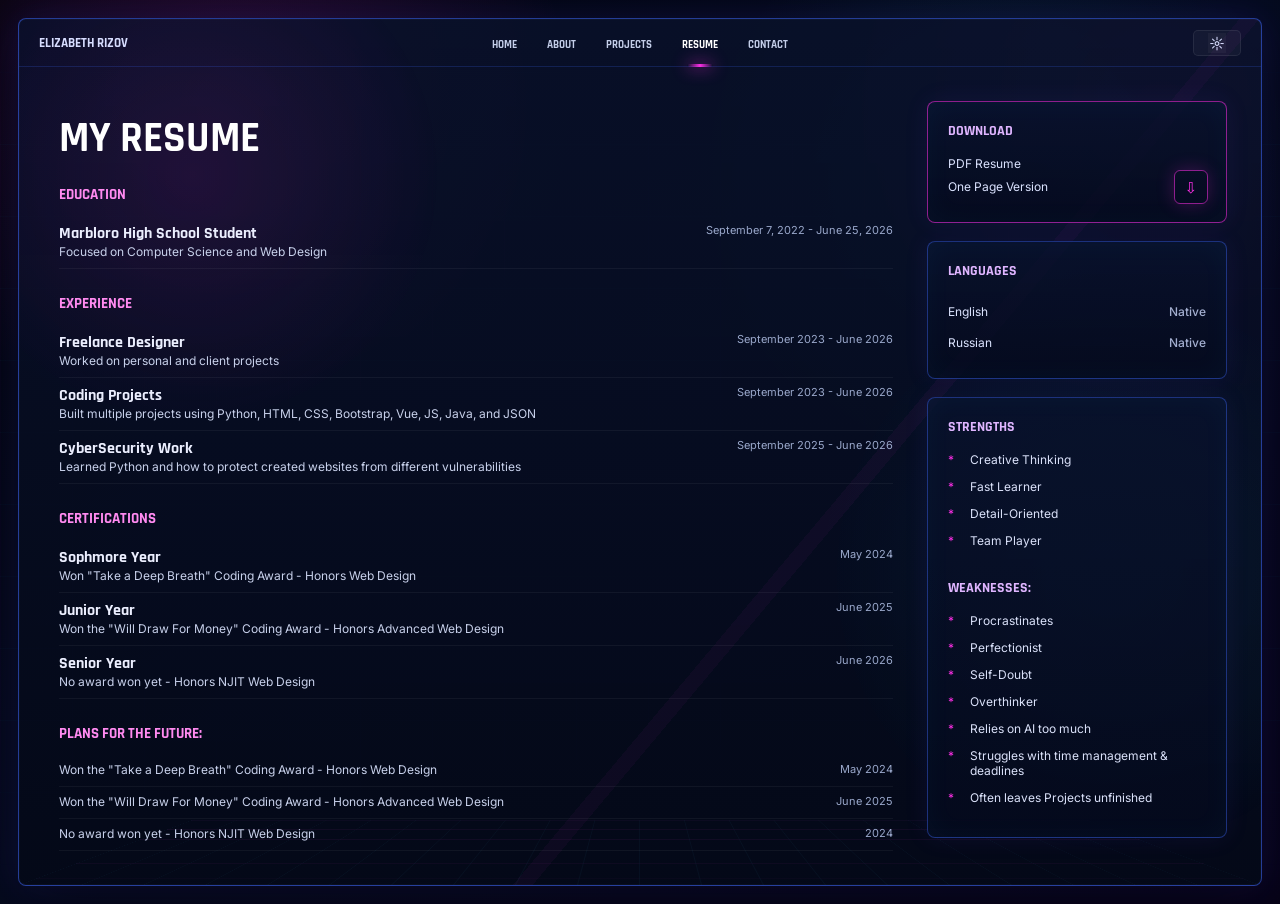
<file: resume.html>
<!doctype html>
<html lang="en">
<head>
  <meta charset="utf-8" />
  <meta name="viewport" content="width=device-width, initial-scale=1" />
  <title>Resume of Elizabeth Rizov</title>
  <link rel="preconnect" href="https://fonts.gstatic.com" crossorigin>
  <link href="https://fonts.googleapis.com/css2?family=Rajdhani:wght@400;500;600;700&family=Inter:wght@300;400;500;600;700&display=swap" rel="stylesheet">
  <link rel="icon" href="favicon.svg" type="image/svg+xml">
  <link rel="stylesheet" href="style.css">
</head>
<body>
  <div class="site-shell">
    <div class="page-panel resume-panel">
      <header class="topbar">
        <a class="brand" href="index.html">ELIZABETH RIZOV</a>
        <nav class="top-nav" aria-label="Primary">
          <a href="index.html">Home</a>
          <a href="about.html">About</a>
          <a href="projects.html">Projects</a>
          <a class="active" href="resume.html">Resume</a>
          <a href="contact.html">Contact</a>
        </nav>
        <div class="mode-tools" aria-label="Display controls">
          <button type="button" title="Light mode">&#9788;</button>
        </div>
      </header>

      <main class="content resume-layout">
        <section class="resume-main">
          <h1>My Resume</h1>

          <div class="resume-section">
            <h2>Education</h2>
            <div class="resume-item">
              <div>
                <h3>Marbloro High School Student</h3>
                <p>Focused on Computer Science and Web Design</p>
              </div>
              <span>September 7, 2022 - June 25, 2026</span>
            </div>
          </div>

          <div class="resume-section">
            <h2>Experience</h2>
            <div class="resume-item">
              <div>
                <h3>Freelance Designer</h3>
                <p>Worked on personal and client projects</p>
              </div>
              <span> September 2023 - June 2026</span>
            </div>
            <div class="resume-item">
              <div>
                <h3>Coding Projects</h3>
                <p>Built multiple projects using Python, HTML, CSS, Bootstrap, Vue, JS, Java, and JSON</p>
              </div>
              <span>September 2023 - June 2026</span>
            </div>
            <div class="resume-item">
              <div>
                <h3>CyberSecurity Work</h3>
                <p>Learned Python and how to protect created websites from different vulnerabilities</p>
              </div>
              <span>September 2025 - June 2026</span>
            </div>
          </div>

          <div class="resume-section">
            <h2>Certifications</h2>
            <div class="resume-item">
              <div>
              <h3>Sophmore Year</h3>
              <p>Won "Take a Deep Breath" Coding Award - Honors Web Design</p>
              </div>
              <span>May 2024</span>
            </div>
            <div class="resume-item">
              <div>
              <h3>Junior Year</h3>
              <p>Won the "Will Draw For Money" Coding Award - Honors Advanced Web Design</p>
              </div>
              <span>June 2025</span>
            </div>
            <div class="resume-item">
              <div>
              <h3>Senior Year</h3>
              <p>No award won yet - Honors NJIT Web Design</p>
              </div>
              <span>June 2026</span>
            </div>
          </div>

          <div class="resume-section">
            <h2>Plans for the Future:</h2>
            <div class="resume-item">
              <p>Won the "Take a Deep Breath" Coding Award - Honors Web Design</p>
              <span>May 2024</span>
            </div>
            <div class="resume-item">
              <p>Won the "Will Draw For Money" Coding Award - Honors Advanced Web Design</p>
              <span>June 2025</span>
            </div>
            <div class="resume-item">
              <p>No award won yet - Honors NJIT Web Design</p>
              <span>2024</span>
            </div>
          </div>
        </section>

        <aside class="resume-sidebar">
          <section class="mini-panel download-panel">
            <h2>Download</h2>
            <p>PDF Resume</p>
            <p>One Page Version</p>
            <a href="#" title="Download resume">&#8681;</a>
          </section>

          <section class="mini-panel">
            <h2>Languages</h2>
            <div class="mini-row"><span>English</span><b>Native</b></div>
            <div class="mini-row"><span>Russian</span><b>Native</b></div>
          </section>

          <section class="mini-panel">
            <h2>Strengths</h2>
            <ul class="strength-list">
              <li>Creative Thinking</li>
              <li>Fast Learner</li>
              <li>Detail-Oriented</li>
              <li>Team Player</li>
            </ul>
            <br>
            <h2>Weaknesses:</h2>
            <ul class="strength-list">
              <li>Procrastinates</li>
              <li>Perfectionist</li>
              <li>Self-Doubt</li>
              <li>Overthinker</li>
              <li>Relies on AI too much</li>
              <li>Struggles with time management & deadlines</li>
              <li>Often leaves Projects unfinished</li>
            </ul>
          </section>
        </aside>
      </main>
    </div>
  </div>

  <script src="script.js"></script>
</body>
</html>
</file>
<file: style.css>
:root {
  --bg: #030713;
  --panel: rgba(5, 12, 30, .92);
  --panel-soft: rgba(9, 19, 45, .74);
  --line: rgba(89, 140, 255, .33);
  --line-soft: rgba(255, 255, 255, .08);
  --pink: #ff2fe8;
  --violet: #7a4cff;
  --blue: #29d7ff;
  --text: #f3f6ff;
  --muted: #9ba8cc;
  --quiet: #647095;
  --shadow: rgba(0, 0, 0, .44);
}

* {
  box-sizing: border-box;
}

html {
  min-height: 100%;
}

body {
  min-height: 100vh;
  margin: 0;
  overflow-x: hidden;
  background:
    radial-gradient(circle at 18% 12%, rgba(255, 47, 232, .16), transparent 26%),
    radial-gradient(circle at 78% 20%, rgba(41, 215, 255, .11), transparent 24%),
    linear-gradient(145deg, #02040c 0%, #050b1f 48%, #070319 100%);
  color: var(--text);
  font-family: Inter, system-ui, -apple-system, BlinkMacSystemFont, "Segoe UI", sans-serif;
  font-size: 15px;
  -webkit-font-smoothing: antialiased;
}

body::before {
  position: fixed;
  inset: 0;
  z-index: -2;
  pointer-events: none;
  content: "";
  background-image:
    linear-gradient(rgba(41, 215, 255, .08) 1px, transparent 1px),
    linear-gradient(90deg, rgba(255, 47, 232, .07) 1px, transparent 1px);
  background-size: 72px 72px;
  mask-image: linear-gradient(to bottom, transparent 0%, #000 16%, #000 80%, transparent 100%);
  opacity: .32;
}

body::after {
  position: fixed;
  inset: 0;
  z-index: -1;
  pointer-events: none;
  content: "";
  background:
    linear-gradient(rgba(255, 255, 255, .035) 1px, transparent 1px),
    repeating-linear-gradient(90deg, rgba(255, 255, 255, .018) 0 1px, transparent 1px 4px);
  background-size: 100% 5px, 5px 100%;
  opacity: .12;
}

a {
  color: inherit;
}

button,
input,
textarea {
  font: inherit;
}

img {
  display: block;
  max-width: 100%;
}

.site-shell {
  width: min(100%, 1510px);
  min-height: 100vh;
  margin: 0 auto;
  padding: 18px;
  display: flex;
  gap: 14px;
}

.page-panel {
  position: relative;
  flex: 1;
  min-height: calc(100vh - 36px);
  overflow: hidden;
  border: 1px solid rgba(63, 105, 255, .55);
  border-radius: 8px;
  background:
    linear-gradient(180deg, rgba(9, 17, 42, .89), rgba(4, 9, 24, .95)),
    radial-gradient(circle at 92% 10%, rgba(255, 47, 232, .18), transparent 24%);
  box-shadow:
    inset 0 0 0 1px rgba(255, 255, 255, .025),
    0 24px 70px var(--shadow),
    0 0 36px rgba(75, 61, 255, .18);
}

.page-panel::before,
.page-panel::after {
  position: absolute;
  pointer-events: none;
  content: "";
}

.page-panel::before {
  inset: 0;
  background:
    radial-gradient(circle at 14% 18%, rgba(255, 47, 232, .12), transparent 20%),
    radial-gradient(circle at 88% 64%, rgba(41, 215, 255, .09), transparent 24%),
    linear-gradient(130deg, transparent 0 62%, rgba(255, 47, 232, .05) 62% 63%, transparent 63% 100%);
  opacity: .75;
}

.page-panel::after {
  left: 0;
  right: 0;
  bottom: 0;
  height: 185px;
  background:
    linear-gradient(rgba(255, 47, 232, .21) 1px, transparent 1px),
    linear-gradient(90deg, rgba(41, 215, 255, .12) 1px, transparent 1px);
  background-size: 100% 34px, 62px 100%;
  transform: perspective(420px) rotateX(61deg);
  transform-origin: bottom;
  opacity: .28;
}

.home-shell {
  width: min(100%, 1580px);
  padding: 18px;
}

.side-rail {
  width: 76px;
  min-height: calc(100vh - 36px);
  padding: 18px 12px;
  display: flex;
  flex-direction: column;
  align-items: center;
  border: 1px solid rgba(63, 105, 255, .5);
  border-radius: 8px;
  background: linear-gradient(180deg, rgba(8, 14, 35, .94), rgba(4, 8, 24, .95));
  box-shadow: 0 0 28px rgba(93, 76, 255, .15);
}

.mark {
  width: 44px;
  height: 44px;
  display: grid;
  place-items: center;
  border: 1px solid rgba(255, 47, 232, .55);
  border-radius: 8px;
  color: #ff87f3;
  font-family: Rajdhani, sans-serif;
  font-size: 24px;
  font-weight: 700;
  text-decoration: none;
  text-shadow: 0 0 14px rgba(255, 47, 232, .9);
  box-shadow: inset 0 0 20px rgba(255, 47, 232, .12);
}

.rail-nav {
  margin-top: 36px;
  display: grid;
  gap: 13px;
}

.rail-link,
.rail-socials a,
.mode-tools button,
.mode-tools {
  border: 1px solid rgba(255, 255, 255, .08);
  background: rgba(255, 255, 255, .035);
}

.rail-link {
  width: 42px;
  height: 42px;
  display: grid;
  place-items: center;
  border-radius: 7px;
  color: #aab4d4;
  text-decoration: none;
  font-size: 18px;
  transition: border-color .2s ease, color .2s ease, box-shadow .2s ease, background .2s ease;
}

.rail-link:hover,
.rail-link.active {
  color: #fff;
  border-color: rgba(255, 47, 232, .75);
  background: linear-gradient(135deg, rgba(255, 47, 232, .32), rgba(122, 76, 255, .26));
  box-shadow: 0 0 18px rgba(255, 47, 232, .42);
}

.rail-socials {
  margin-top: auto;
  display: grid;
  gap: 9px;
}

.rail-socials a {
  width: 24px;
  height: 24px;
  display: grid;
  place-items: center;
  border-radius: 50%;
  color: #b7c4e8;
  font-family: Rajdhani, sans-serif;
  font-size: 12px;
  font-weight: 700;
  text-decoration: none;
  text-transform: uppercase;
}

.topbar {
  position: relative;
  z-index: 2;
  height: 48px;
  padding: 0 20px;
  display: grid;
  grid-template-columns: 1fr auto 1fr;
  align-items: center;
  border-bottom: 1px solid rgba(63, 105, 255, .2);
}

.brand {
  color: #d7ddff;
  font-family: Rajdhani, sans-serif;
  font-size: 13px;
  font-weight: 700;
  text-decoration: none;
  text-transform: uppercase;
}

.top-nav {
  display: flex;
  align-items: center;
  gap: 30px;
}

.top-nav a {
  position: relative;
  padding: 19px 0 15px;
  color: #c4cee9;
  font-family: Rajdhani, sans-serif;
  font-size: 11px;
  font-weight: 700;
  text-decoration: none;
  text-transform: uppercase;
}

.top-nav a::after {
  position: absolute;
  left: 50%;
  bottom: 0;
  width: 26px;
  height: 3px;
  content: "";
  border-radius: 999px;
  background: linear-gradient(90deg, transparent, var(--pink), transparent);
  box-shadow: 0 0 16px rgba(255, 47, 232, .9);
  transform: translateX(-50%) scaleX(0);
  transition: transform .2s ease;
}

.top-nav a:hover,
.top-nav a.active {
  color: #fff;
}

.top-nav a:hover::after,
.top-nav a.active::after {
  transform: translateX(-50%) scaleX(1);
}

.mode-tools {
  justify-self: end;
  height: 26px;
  min-width: 48px;
  padding: 0 8px;
  display: flex;
  align-items: center;
  justify-content: center;
  gap: 7px;
  border-radius: 5px;
  color: #d8ddff;
}

.mode-tools button {
  width: 18px;
  height: 20px;
  padding: 0;
  border: 0;
  color: inherit;
  cursor: pointer;
}

.content {
  position: relative;
  z-index: 1;
  padding: 34px;
}

.eyebrow {
  margin: 0 0 10px;
  color: #ff70ed;
  font-family: Rajdhani, sans-serif;
  font-size: 13px;
  font-weight: 700;
  text-transform: uppercase;
}

.btn {
  min-height: 34px;
  padding: 11px 20px;
  display: inline-flex;
  align-items: center;
  justify-content: center;
  border: 1px solid transparent;
  border-radius: 5px;
  color: #fff;
  font-family: Rajdhani, sans-serif;
  font-size: 12px;
  font-weight: 700;
  text-decoration: none;
  text-transform: uppercase;
  transition: transform .2s ease, box-shadow .2s ease, border-color .2s ease;
}

.btn:hover {
  transform: translateY(-2px);
}

.btn.primary {
  border-color: rgba(255, 97, 237, .86);
  background: linear-gradient(90deg, rgba(255, 47, 232, .84), rgba(122, 76, 255, .84));
  box-shadow: 0 0 18px rgba(255, 47, 232, .32);
}

.btn.ghost {
  border-color: rgba(255, 255, 255, .15);
  background: rgba(255, 255, 255, .025);
  color: #c3cce9;
}

.btn.compact {
  padding-inline: 18px;
}

.btn.tiny {
  min-height: 24px;
  padding: 6px 11px;
  font-size: 10px;
}

.home-panel {
  min-height: calc(100vh - 36px);
}

.home-hero {
  position: relative;
  z-index: 1;
  min-height: calc(100vh - 84px);
  padding: 72px 46px 104px;
  overflow: hidden;
  background-image:
    linear-gradient(90deg, rgba(2, 5, 16, .28), rgba(2, 5, 16, .08) 44%, rgba(2, 5, 16, .38)),
    url("imgs/bg-city.svg");
  background-size: cover;
  background-position: center;
}

.home-hero::before {
  position: absolute;
  inset: 0;
  pointer-events: none;
  content: "";
  background: radial-gradient(circle at 22% 38%, rgba(255, 47, 232, .2), transparent 25%);
}

.hero-copy {
  position: relative;
  z-index: 1;
  max-width: 640px;
}

.hero-copy h1 {
  margin: 0;
  color: #fff;
  font-family: Rajdhani, sans-serif;
  font-size: 72px;
  font-weight: 700;
  line-height: .9;
  text-transform: uppercase;
  text-shadow:
    0 0 8px rgba(255, 255, 255, .65),
    0 0 18px rgba(255, 47, 232, .95),
    0 0 38px rgba(255, 47, 232, .68);
}

.hero-subtitle {
  margin: 14px 0 0;
  color: var(--blue);
  font-family: Rajdhani, sans-serif;
  font-size: 20px;
  font-weight: 600;
  text-transform: uppercase;
}

.hero-text {
  width: min(100%, 390px);
  margin: 20px 0 0;
  color: #d2d9ef;
  line-height: 1.65;
}

.hero-actions {
  margin-top: 26px;
  display: flex;
  gap: 18px;
  flex-wrap: wrap;
}

.current-status {
  position: absolute;
  z-index: 1;
  top: 58px;
  right: 64px;
  width: 218px;
  padding: 20px;
  border: 1px solid rgba(41, 215, 255, .47);
  border-radius: 8px;
  background: rgba(5, 13, 32, .68);
  box-shadow: inset 0 0 28px rgba(41, 215, 255, .08), 0 0 22px rgba(122, 76, 255, .18);
  backdrop-filter: blur(8px);
}

.current-status::before {
  position: absolute;
  inset: 8px;
  pointer-events: none;
  content: "";
  border-top: 1px solid rgba(255, 47, 232, .55);
  border-right: 1px solid rgba(255, 47, 232, .3);
  border-radius: 5px;
}

.current-status p,
.current-status span {
  margin: 0;
  color: #9fc1ff;
  font-family: Rajdhani, sans-serif;
  font-size: 11px;
  font-weight: 700;
  text-transform: uppercase;
}

.current-status h2 {
  margin: 6px 0 18px;
  color: #66e8ff;
  font-family: Rajdhani, sans-serif;
  font-size: 24px;
  line-height: 1;
  text-transform: uppercase;
}

.current-status ul {
  margin: 8px 0 0;
  padding-left: 18px;
  color: #e7ebff;
  font-size: 12px;
  line-height: 1.9;
}

.hero-stats {
  position: absolute;
  z-index: 2;
  left: 46px;
  right: 46px;
  bottom: 22px;
  height: 70px;
  display: grid;
  grid-template-columns: repeat(4, 1fr);
  align-items: center;
  border: 1px solid rgba(255, 47, 232, .62);
  border-radius: 8px;
  background: linear-gradient(90deg, rgba(122, 76, 255, .22), rgba(255, 47, 232, .12), rgba(41, 215, 255, .12));
  box-shadow: 0 0 28px rgba(255, 47, 232, .28);
  backdrop-filter: blur(7px);
}

.hero-stats div {
  min-width: 0;
  text-align: center;
}

.hero-stats div + div {
  border-left: 1px solid rgba(255, 255, 255, .16);
}

.hero-stats strong {
  display: block;
  color: #ff8af0;
  font-family: Rajdhani, sans-serif;
  font-size: 29px;
  line-height: .95;
}

.hero-stats span {
  color: #c5cce5;
  font-family: Rajdhani, sans-serif;
  font-size: 10px;
  font-weight: 700;
  text-transform: uppercase;
}

.about-layout {
  min-height: calc(100vh - 84px);
  display: grid;
  grid-template-columns: minmax(260px, 1fr) minmax(260px, 430px) 330px;
  grid-template-rows: auto 1fr;
  gap: 28px;
  align-items: start;
}

.about-intro h1,
.project-intro h1,
.resume-main h1,
.contact-copy h1 {
  margin: 0 0 18px;
  color: #fff;
  font-family: Rajdhani, sans-serif;
  font-size: 42px;
  line-height: .98;
  text-transform: uppercase;
}

.about-intro p,
.project-intro p,
.contact-copy p {
  max-width: 330px;
  margin: 0 0 15px;
  color: #cbd3ed;
  line-height: 1.65;
}

.about-intro .btn {
  margin-top: 14px;
}

.portrait-frame {
  min-height: 306px;
  padding: 8px;
  border: 1px solid rgba(255, 47, 232, .48);
  border-radius: 8px;
  background: linear-gradient(135deg, rgba(255, 47, 232, .08), rgba(41, 215, 255, .08));
  box-shadow: 0 0 30px rgba(255, 47, 232, .2);
}

.portrait-frame img {
  width: 100%;
  height: 330px;
  object-fit: cover;
  border-radius: 5px;
}

.info-card,
.achievement-card,
.skills-panel,
.tech-stack,
.project-card,
.mini-panel,
.message-card {
  border: 1px solid rgba(63, 105, 255, .42);
  border-radius: 8px;
  background: linear-gradient(180deg, rgba(9, 18, 45, .78), rgba(5, 10, 29, .84));
  box-shadow: inset 0 0 28px rgba(41, 215, 255, .04), 0 0 26px rgba(122, 76, 255, .08);
}

.info-card,
.achievement-card,
.skills-panel,
.tech-stack,
.mini-panel,
.message-card {
  padding: 20px;
}

.info-card h2,
.achievement-card h2,
.skills-panel h2,
.tech-stack h2,
.mini-panel h2,
.message-card h2 {
  margin: 0 0 16px;
  color: #dfb5ff;
  font-family: Rajdhani, sans-serif;
  font-size: 14px;
  font-weight: 700;
  text-transform: uppercase;
}

.info-card dl {
  margin: 0;
}

.info-card dt {
  margin-top: 16px;
  color: #9fb8ff;
  font-size: 12px;
  font-weight: 700;
}

.info-card dd {
  margin: 3px 0 0;
  color: #e7ebff;
  font-size: 12px;
}

.skills-panel {
  grid-column: 1 / 3;
}

.skill-grid {
  display: grid;
  grid-template-columns: repeat(2, minmax(260px, 1fr));
  gap: 18px 42px;
}

.skill-row {
  display: grid;
  grid-template-columns: 24px 128px minmax(80px, 1fr) 36px;
  align-items: center;
  gap: 12px;
  color: #e6eaff;
  font-size: 12px;
}

.skill-icon,
.tech-icons span {
  display: grid;
  place-items: center;
  color: #08101f;
  font-family: Rajdhani, sans-serif;
  font-weight: 700;
}

.skill-icon {
  width: 22px;
  height: 22px;
  border-radius: 4px;
  font-size: 12px;
}

.html { background: #ff6a36; }
.css { background: #25a8ff; }
.js { background: #f6d94a; }
.py { background: #63b8ff; }
.design { background: #ff5ce8; }
.solve { background: #b876ff; }
.git { background: #f7f7ff; }

.meter {
  height: 6px;
  overflow: hidden;
  border-radius: 999px;
  background: rgba(255, 255, 255, .08);
}

.meter i {
  display: block;
  height: 100%;
  border-radius: inherit;
  background: linear-gradient(90deg, var(--blue), var(--pink));
  box-shadow: 0 0 12px rgba(255, 47, 232, .75);
}

.skill-row b {
  color: #e4eaff;
  font-size: 11px;
  text-align: right;
}

.achievement-card ul,
.strength-list {
  margin: 0;
  padding: 0;
  list-style: none;
}

.achievement-card li,
.strength-list li {
  position: relative;
  margin-bottom: 12px;
  padding-left: 22px;
  color: #dbe2fa;
  font-size: 12px;
}

.achievement-card li::before,
.strength-list li::before {
  position: absolute;
  left: 0;
  color: var(--pink);
  content: "*";
}

.projects-layout {
  min-height: calc(100vh - 84px);
  display: grid;
  grid-template-columns: 270px 1fr;
  gap: 26px;
}

.project-intro {
  padding: 18px 0 0 10px;
}

.tech-stack {
  width: 220px;
  margin-top: 54px;
  box-shadow: 0 0 24px rgba(41, 215, 255, .12);
}

.tech-icons {
  display: grid;
  grid-template-columns: repeat(5, 30px);
  gap: 13px;
}

.tech-icons span {
  width: 30px;
  height: 30px;
  border-radius: 6px;
  background: rgba(255, 255, 255, .12);
  color: #dfe7ff;
  font-size: 13px;
}

.project-grid {
  display: grid;
  grid-template-columns: repeat(2, minmax(250px, 1fr));
  gap: 18px;
}

.project-card {
  overflow: hidden;
  border-color: rgba(255, 47, 232, .35);
}

.project-card img {
  width: 100%;
  height: 300px;
  object-fit: cover;
  border-bottom: 1px solid rgba(63, 105, 255, .32);
}

.project-card-body {
  padding: 16px;
}

.card-title-row {
  display: flex;
  align-items: center;
  justify-content: space-between;
  gap: 14px;
}

.card-title-row h2 {
  margin: 0;
  color: #fff;
  font-family: Rajdhani, sans-serif;
  font-size: 18px;
  text-transform: uppercase;
}

.card-title-row a {
  color: var(--pink);
  text-decoration: none;
  font-size: 18px;
}

.tag-row {
  margin: 9px 0 10px;
  display: flex;
  flex-wrap: wrap;
  gap: 7px;
}

.tag-row span {
  padding: 4px 8px;
  border: 1px solid rgba(255, 47, 232, .35);
  border-radius: 4px;
  color: #ffc6f7;
  font-family: Rajdhani, sans-serif;
  font-size: 10px;
  font-weight: 700;
}

.project-card p {
  min-height: 60px;
  margin: 0 0 14px;
  color: #c5cee8;
  font-size: 12px;
  line-height: 1.55;
}

.resume-layout {
  min-height: calc(100vh - 84px);
  display: grid;
  grid-template-columns: 1fr 300px;
  gap: 34px;
}

.resume-main {
  padding: 18px 0 0 6px;
}

.resume-section {
  margin-top: 25px;
}

.resume-section h2 {
  margin: 0 0 12px;
  color: #ff8af0;
  font-family: Rajdhani, sans-serif;
  font-size: 15px;
  text-transform: uppercase;
}

.resume-item {
  display: grid;
  grid-template-columns: 1fr auto;
  gap: 20px;
  padding: 7px 0 9px;
  border-bottom: 1px solid rgba(255, 255, 255, .05);
}

.resume-item h3,
.resume-item p {
  margin: 0;
}

.resume-item h3 {
  color: #ebeefe;
  font-family: Rajdhani, sans-serif;
  font-size: 16px;
}

.resume-item p {
  color: #c8d1eb;
  font-size: 12px;
}

.resume-item span {
  color: #9aa8cb;
  font-size: 11px;
  white-space: nowrap;
}

.resume-sidebar {
  display: grid;
  align-content: start;
  gap: 18px;
}

.download-panel {
  position: relative;
  border-color: rgba(255, 47, 232, .55);
}

.download-panel p {
  margin: 0 0 8px;
  color: #dbe3ff;
  font-size: 12px;
}

.download-panel a {
  position: absolute;
  right: 18px;
  bottom: 18px;
  width: 34px;
  height: 34px;
  display: grid;
  place-items: center;
  border: 1px solid rgba(255, 47, 232, .55);
  border-radius: 6px;
  color: var(--pink);
  text-decoration: none;
  box-shadow: 0 0 18px rgba(255, 47, 232, .22);
}

.mini-row {
  display: flex;
  justify-content: space-between;
  padding: 8px 0;
  color: #dce4ff;
  font-size: 12px;
}

.mini-row b {
  color: #a4afd0;
  font-weight: 500;
}

.contact-layout {
  min-height: calc(100vh - 84px);
  display: grid;
  grid-template-columns: minmax(300px, 1fr) minmax(340px, 450px);
  gap: 56px;
  align-items: center;
}

.contact-copy {
  padding-left: 10px;
}

.contact-list {
  margin-top: 42px;
  display: grid;
  gap: 26px;
}

.contact-list div {
  display: grid;
  grid-template-columns: 38px 1fr;
  gap: 1px 16px;
  align-items: center;
}

.contact-list span {
  grid-row: 1 / 3;
  width: 38px;
  height: 38px;
  display: grid;
  place-items: center;
  color: var(--pink);
  font-size: 25px;
  text-shadow: 0 0 16px rgba(255, 47, 232, .75);
}

.contact-list strong {
  color: #ff8af0;
  font-family: Rajdhani, sans-serif;
  font-size: 14px;
  text-transform: uppercase;
}

.contact-list a,
.contact-list p {
  margin: 0;
  color: #dbe3fa;
  font-size: 12px;
  text-decoration: none;
}

.social-row {
  margin-top: 42px;
  display: flex;
  align-items: center;
  gap: 12px;
}

.social-row p {
  width: 100%;
  margin: 0 0 2px;
  color: #ff8af0;
  font-family: Rajdhani, sans-serif;
  font-size: 14px;
  text-transform: uppercase;
}

.social-row a {
  width: 25px;
  height: 25px;
  display: grid;
  place-items: center;
  color: #e7edff;
  font-family: Rajdhani, sans-serif;
  font-size: 12px;
  font-weight: 700;
  text-decoration: none;
}

.message-card {
  min-height: 468px;
  padding: 26px;
  border-color: rgba(255, 47, 232, .68);
  box-shadow: 0 0 34px rgba(255, 47, 232, .18), inset 0 0 30px rgba(255, 47, 232, .06);
}

.message-card form {
  display: grid;
  gap: 14px;
}

.message-card label {
  display: grid;
  gap: 6px;
}

.message-card span {
  color: #8795bc;
  font-size: 0;
}

.message-card input,
.message-card textarea {
  width: 100%;
  border: 1px solid rgba(70, 106, 191, .32);
  border-radius: 4px;
  background: rgba(6, 14, 34, .82);
  color: #f7f9ff;
  outline: none;
}

.message-card input {
  height: 42px;
  padding: 0 14px;
}

.message-card textarea {
  min-height: 136px;
  padding: 14px;
  resize: vertical;
}

.message-card input:focus,
.message-card textarea:focus {
  border-color: rgba(255, 47, 232, .8);
  box-shadow: 0 0 0 3px rgba(255, 47, 232, .1);
}

.message-card button {
  width: 100%;
  margin-top: 4px;
  cursor: pointer;
}

@media (max-width: 980px) {
  .site-shell,
  .home-shell {
    padding: 12px;
  }

  .side-rail {
    display: none;
  }

  .topbar {
    height: auto;
    min-height: 58px;
    grid-template-columns: 1fr auto;
    gap: 12px;
    padding: 14px 18px;
  }

  .top-nav {
    grid-column: 1 / -1;
    order: 3;
    width: 100%;
    gap: 16px;
    overflow-x: auto;
  }

  .content,
  .home-hero {
    padding: 26px;
  }

  .about-layout,
  .projects-layout,
  .resume-layout,
  .contact-layout {
    grid-template-columns: 1fr;
  }

  .skills-panel {
    grid-column: auto;
  }

  .skill-grid,
  .project-grid {
    grid-template-columns: 1fr;
  }

  .project-card img {
    height: 260px;
  }

  .current-status {
    position: relative;
    top: auto;
    right: auto;
    width: min(100%, 280px);
    margin-top: 34px;
  }

  .hero-stats {
    position: relative;
    left: auto;
    right: auto;
    bottom: auto;
    height: auto;
    margin-top: 34px;
  }
}

@media (max-width: 640px) {
  .site-shell,
  .home-shell {
    padding: 8px;
  }

  .page-panel {
    min-height: calc(100vh - 16px);
  }

  .hero-copy h1 {
    font-size: 50px;
  }

  .about-intro h1,
  .project-intro h1,
  .resume-main h1,
  .contact-copy h1 {
    font-size: 34px;
  }

  .hero-stats {
    grid-template-columns: repeat(2, 1fr);
  }

  .hero-stats div {
    padding: 12px 0;
  }

  .hero-stats div + div {
    border-left: 0;
  }

  .skill-row {
    grid-template-columns: 24px 1fr 42px;
  }

  .skill-row .meter {
    grid-column: 2 / -1;
  }

  .contact-list div {
    grid-template-columns: 32px 1fr;
  }

  .project-card img {
    height: 180px;
  }
}
</file>
